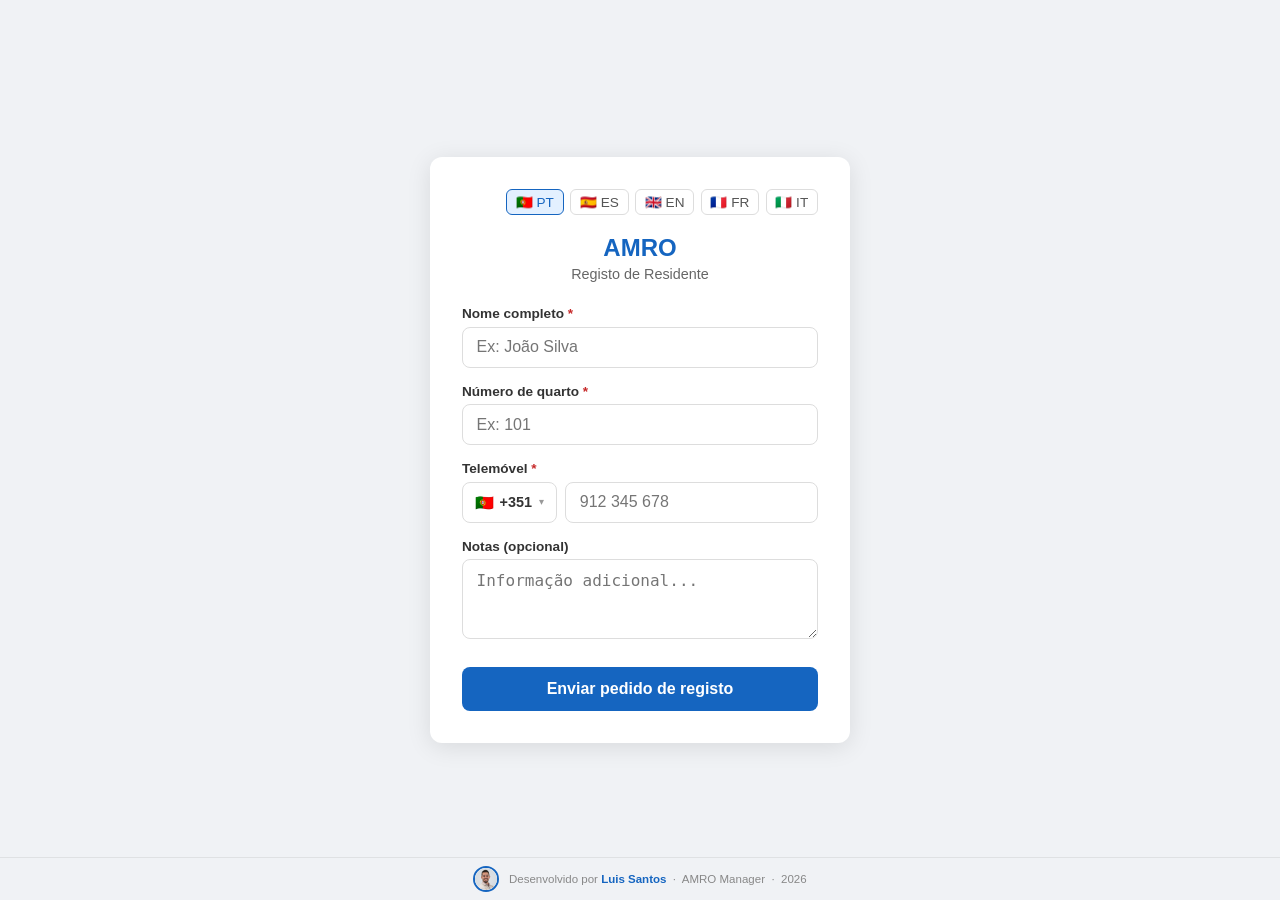
<file: register.html>
<!DOCTYPE html>
<html lang="pt">
<head>
  <meta charset="UTF-8" />
  <meta name="viewport" content="width=device-width, initial-scale=1.0" />
  <title>AMRO — Registo</title>
  <style>
    * { box-sizing: border-box; margin: 0; padding: 0; }
    html { overflow-x: hidden; }
    body {
      font-family: -apple-system, BlinkMacSystemFont, 'Segoe UI', sans-serif;
      background: #f0f2f5;
      display: flex;
      justify-content: center;
      align-items: center;
      min-height: 100vh;
      padding: 1rem;
    }
    .card {
      background: white;
      border-radius: 12px;
      padding: 2rem;
      width: 100%;
      max-width: 420px;
      box-shadow: 0 4px 24px rgba(0,0,0,.10);
    }
    .lang-bar {
      display: flex;
      justify-content: flex-end;
      gap: .4rem;
      margin-bottom: 1.2rem;
      flex-wrap: wrap;
    }
    .lang-btn {
      background: none;
      border: 1.5px solid #ddd;
      border-radius: 6px;
      padding: .25rem .55rem;
      font-size: .85rem;
      cursor: pointer;
      transition: all .15s;
      color: #555;
    }
    .lang-btn.active, .lang-btn:hover {
      border-color: #1565C0;
      color: #1565C0;
      background: #e3f0ff;
    }
    .logo { text-align: center; margin-bottom: 1.5rem; }
    .logo h1 { font-size: 1.5rem; color: #1565C0; font-weight: 700; }
    .logo p  { color: #666; font-size: .9rem; margin-top: .25rem; }
    label {
      display: block;
      font-size: .85rem;
      font-weight: 600;
      color: #333;
      margin-bottom: .35rem;
      margin-top: 1rem;
    }
    input, textarea {
      width: 100%;
      padding: .65rem .85rem;
      border: 1.5px solid #ddd;
      border-radius: 8px;
      font-size: 1rem;
      transition: border-color .2s;
      outline: none;
      background: white;
      color: #333;
    }
    input:focus, textarea:focus { border-color: #1565C0; }
    input.invalid { border-color: #c62828; }
    textarea { resize: vertical; min-height: 80px; }

    /* ── Phone row ── */
    .phone-row { display: flex; gap: .5rem; }
    .phone-row input { flex: 1; min-width: 0; }

    /* ── Country prefix picker ── */
    .prefix-wrapper { position: relative; flex-shrink: 0; }
    .prefix-btn {
      display: flex;
      align-items: center;
      gap: .35rem;
      padding: .65rem .75rem;
      border: 1.5px solid #ddd;
      border-radius: 8px;
      background: white;
      cursor: pointer;
      font-size: .95rem;
      white-space: nowrap;
      color: #333;
      transition: border-color .2s;
      height: 100%;
      line-height: 1;
    }
    .prefix-btn:hover, .prefix-btn:focus { border-color: #1565C0; outline: none; }
    .prefix-btn.open { border-color: #1565C0; }
    .prefix-btn .pb-code { font-size: .9rem; font-weight: 600; }
    .prefix-arrow { font-size: .65rem; color: #999; transition: transform .15s; margin-left: .1rem; }
    .prefix-btn.open .prefix-arrow { transform: rotate(180deg); }

    .prefix-dropdown {
      position: absolute;
      top: calc(100% + 4px);
      left: 0;
      z-index: 300;
      background: white;
      border: 1.5px solid #1565C0;
      border-radius: 10px;
      box-shadow: 0 8px 32px rgba(0,0,0,.18);
      width: 270px;
      display: none;
      flex-direction: column;
      overflow: hidden;
      max-height: 300px;
    }
    .prefix-dropdown.open { display: flex; }
    .prefix-search-wrap {
      padding: .5rem .6rem;
      border-bottom: 1px solid #eee;
    }
    .prefix-search {
      width: 100%;
      border: 1.5px solid #ddd;
      border-radius: 6px;
      padding: .45rem .65rem;
      font-size: .88rem;
      outline: none;
      background: #f8f9fa;
    }
    .prefix-search:focus { border-color: #1565C0; background: white; }
    .prefix-list { overflow-y: auto; flex: 1; }
    .prefix-item {
      display: flex;
      align-items: center;
      gap: .55rem;
      padding: .5rem .75rem;
      cursor: pointer;
      font-size: .9rem;
      transition: background .08s;
    }
    .prefix-item:hover, .prefix-item.active { background: #e3f0ff; }
    .prefix-item .pi-name { flex: 1; color: #222; font-size: .88rem; }
    .prefix-item .pi-dial { color: #777; font-size: .82rem; font-weight: 600; }
    .prefix-empty {
      padding: .9rem .75rem;
      font-size: .88rem;
      color: #999;
      text-align: center;
    }

    .field-hint {
      font-size: .78rem;
      margin-top: .3rem;
      color: #c62828;
      display: none;
    }
    .field-hint.visible { display: block; }
    button[type=submit] {
      display: block;
      width: 100%;
      margin-top: 1.5rem;
      padding: .8rem;
      background: #1565C0;
      color: white;
      border: none;
      border-radius: 8px;
      font-size: 1rem;
      font-weight: 600;
      cursor: pointer;
      transition: background .2s;
    }
    button[type=submit]:hover:not(:disabled) { background: #0d47a1; }
    button[type=submit]:disabled { background: #90caf9; cursor: not-allowed; }
    .msg {
      margin-top: 1rem;
      padding: .75rem 1rem;
      border-radius: 8px;
      font-size: .9rem;
      display: none;
    }
    .msg.success { background: #e8f5e9; color: #2e7d32; display: block; }
    .msg.error   { background: #ffebee; color: #c62828; display: block; }
    .required { color: #c62828; }
    .hp-trap { position:absolute !important; left:-9999px !important; opacity:0 !important; height:0 !important; width:0 !important; pointer-events:none !important; }
  </style>
</head>
<body>
  <div class="card">
    <div class="lang-bar">
      <button class="lang-btn active" onclick="setLang('pt')">🇵🇹 PT</button>
      <button class="lang-btn" onclick="setLang('es')">🇪🇸 ES</button>
      <button class="lang-btn" onclick="setLang('en')">🇬🇧 EN</button>
      <button class="lang-btn" onclick="setLang('fr')">🇫🇷 FR</button>
      <button class="lang-btn" onclick="setLang('it')">🇮🇹 IT</button>
    </div>

    <div class="logo">
      <h1>AMRO</h1>
      <p id="t-subtitle">Registo de Residente</p>
    </div>

    <form id="form">
      <label id="t-name-label">Nome completo <span class="required">*</span></label>
      <input type="text" id="name" required autocomplete="name" />

      <label id="t-room-label">Número de quarto <span class="required">*</span></label>
      <input type="text" id="room" required autocomplete="off" />
      <span class="field-hint" id="room-hint"></span>

      <label id="t-phone-label">Telemóvel <span class="required">*</span></label>
      <div class="phone-row">
        <!-- Custom searchable country prefix picker -->
        <div class="prefix-wrapper" id="prefix-wrapper">
          <button type="button" class="prefix-btn" id="prefix-btn"
                  aria-haspopup="listbox" aria-expanded="false"
                  onclick="togglePrefixDropdown()">
            <span id="pb-flag">🇵🇹</span>
            <span class="pb-code" id="pb-code">+351</span>
            <span class="prefix-arrow">▾</span>
          </button>
          <div class="prefix-dropdown" id="prefix-dropdown" role="listbox">
            <div class="prefix-search-wrap">
              <input type="text" class="prefix-search" id="prefix-search"
                     placeholder="Pesquisar país ou código..."
                     autocomplete="off" oninput="filterCountries(this.value)" />
            </div>
            <div class="prefix-list" id="prefix-list"></div>
          </div>
        </div>
        <!-- Hidden input holds the actual dial code value -->
        <input type="hidden" id="prefix" value="+351" />
        <input type="tel" id="phone-local" required autocomplete="tel-national" />
      </div>

      <label id="t-notes-label">Notas (opcional)</label>
      <textarea id="notes"></textarea>

      <input class="hp-trap" type="text" name="website" autocomplete="off" tabindex="-1" aria-hidden="true" />
      <button type="submit" id="btn">Enviar pedido de registo</button>
    </form>

    <div class="msg" id="msg"></div>
  </div>

  <script>
    const SUPABASE_URL = 'https://cxohpkuuvvilnqdpxaie.supabase.co';
    const SUPABASE_ANON_KEY = 'eyJhbGciOiJIUzI1NiIsInR5cCI6IkpXVCJ9.eyJpc3MiOiJzdXBhYmFzZSIsInJlZiI6ImN4b2hwa3V1dnZpbG5xZHB4YWllIiwicm9sZSI6ImFub24iLCJpYXQiOjE3ODYxOTE0MzksImV4cCI6MjEwMTc2NzQzOX0.F71ShyzHpih3WUlrxDDJ_i4QeE67eD40A6ldBHwma2U';

    // ── Country list [flag, name (PT/EN), dial] ──────────────────────────────
    // Sorted: PALOP + PT first, then EU, Americas, Africa, Asia, Oceania
    const COUNTRIES = [
      ['🇵🇹','Portugal',              '+351'],
      ['🇧🇷','Brasil / Brazil',        '+55' ],
      ['🇦🇴','Angola',                 '+244'],
      ['🇨🇻','Cabo Verde',             '+238'],
      ['🇲🇿','Moçambique / Mozambique','+258'],
      ['🇬🇼','Guiné-Bissau',           '+245'],
      ['🇸🇹','São Tomé e Príncipe',    '+239'],
      ['🇹🇱','Timor-Leste',            '+670'],
      // EU + Europe
      ['🇪🇸','Espanha / Spain',        '+34' ],
      ['🇫🇷','França / France',         '+33' ],
      ['🇮🇹','Itália / Italy',          '+39' ],
      ['🇩🇪','Alemanha / Germany',      '+49' ],
      ['🇬🇧','Reino Unido / UK',        '+44' ],
      ['🇮🇪','Irlanda / Ireland',       '+353'],
      ['🇳🇱','Holanda / Netherlands',   '+31' ],
      ['🇧🇪','Bélgica / Belgium',       '+32' ],
      ['🇨🇭','Suíça / Switzerland',     '+41' ],
      ['🇦🇹','Áustria / Austria',       '+43' ],
      ['🇸🇪','Suécia / Sweden',         '+46' ],
      ['🇳🇴','Noruega / Norway',        '+47' ],
      ['🇩🇰','Dinamarca / Denmark',     '+45' ],
      ['🇫🇮','Finlândia / Finland',     '+358'],
      ['🇬🇷','Grécia / Greece',         '+30' ],
      ['🇵🇱','Polónia / Poland',        '+48' ],
      ['🇨🇿','Chéquia / Czech Rep.',    '+420'],
      ['🇸🇰','Eslováquia / Slovakia',   '+421'],
      ['🇭🇺','Hungria / Hungary',       '+36' ],
      ['🇷🇴','Roménia / Romania',       '+40' ],
      ['🇧🇬','Bulgária / Bulgaria',     '+359'],
      ['🇭🇷','Croácia / Croatia',       '+385'],
      ['🇸🇮','Eslovénia / Slovenia',    '+386'],
      ['🇷🇸','Sérvia / Serbia',         '+381'],
      ['🇦🇱','Albânia / Albania',       '+355'],
      ['🇧🇦','Bósnia / Bosnia',         '+387'],
      ['🇲🇪','Montenegro',              '+382'],
      ['🇲🇰','Macedónia do Norte',      '+389'],
      ['🇽🇰','Kosovo',                  '+383'],
      ['🇱🇹','Lituânia / Lithuania',    '+370'],
      ['🇱🇻','Letónia / Latvia',        '+371'],
      ['🇪🇪','Estónia / Estonia',       '+372'],
      ['🇲🇩','Moldávia / Moldova',      '+373'],
      ['🇺🇦','Ucrânia / Ukraine',       '+380'],
      ['🇧🇾','Bielorrússia / Belarus',  '+375'],
      ['🇷🇺','Rússia / Russia',         '+7'  ],
      ['🇱🇺','Luxemburgo',              '+352'],
      ['🇲🇹','Malta',                   '+356'],
      ['🇮🇸','Islândia / Iceland',      '+354'],
      ['🇨🇾','Chipre / Cyprus',         '+357'],
      ['🇦🇩','Andorra',                 '+376'],
      ['🇲🇨','Mónaco / Monaco',         '+377'],
      ['🇸🇲','San Marino',              '+378'],
      ['🇱🇮','Liechtenstein',           '+423'],
      // Americas
      ['🇺🇸','EUA / USA',               '+1'  ],
      ['🇨🇦','Canadá / Canada',         '+1'  ],
      ['🇲🇽','México / Mexico',         '+52' ],
      ['🇦🇷','Argentina',               '+54' ],
      ['🇨🇱','Chile',                   '+56' ],
      ['🇨🇴','Colômbia / Colombia',     '+57' ],
      ['🇵🇪','Peru',                    '+51' ],
      ['🇻🇪','Venezuela',               '+58' ],
      ['🇪🇨','Equador / Ecuador',       '+593'],
      ['🇧🇴','Bolívia / Bolivia',       '+591'],
      ['🇺🇾','Uruguai / Uruguay',       '+598'],
      ['🇵🇾','Paraguai / Paraguay',     '+595'],
      ['🇨🇺','Cuba',                    '+53' ],
      ['🇩🇴','República Dominicana',    '+1'  ],
      ['🇯🇲','Jamaica',                 '+1'  ],
      ['🇵🇷','Porto Rico',              '+1'  ],
      ['🇵🇦','Panamá / Panama',         '+507'],
      ['🇨🇷','Costa Rica',              '+506'],
      ['🇬🇹','Guatemala',               '+502'],
      ['🇭🇳','Honduras',                '+504'],
      ['🇸🇻','El Salvador',             '+503'],
      ['🇳🇮','Nicarágua / Nicaragua',   '+505'],
      // Africa
      ['🇲🇦','Marrocos / Morocco',      '+212'],
      ['🇩🇿','Argélia / Algeria',       '+213'],
      ['🇹🇳','Tunísia / Tunisia',       '+216'],
      ['🇪🇬','Egito / Egypt',           '+20' ],
      ['🇱🇾','Líbia / Libya',           '+218'],
      ['🇸🇩','Sudão / Sudan',           '+249'],
      ['🇸🇳','Senegal',                 '+221'],
      ['🇬🇳','Guiné / Guinea',          '+224'],
      ['🇸🇱','Serra Leoa / Sierra Leone','+232'],
      ['🇱🇷','Libéria / Liberia',       '+231'],
      ['🇨🇮','Costa do Marfim',         '+225'],
      ['🇬🇭','Gana / Ghana',            '+233'],
      ['🇹🇬','Togo',                    '+228'],
      ['🇧🇯','Benim / Benin',           '+229'],
      ['🇳🇬','Nigéria / Nigeria',       '+234'],
      ['🇲🇱','Mali',                    '+223'],
      ['🇧🇫','Burkina Faso',            '+226'],
      ['🇳🇪','Níger / Niger',           '+227'],
      ['🇨🇲','Camarões / Cameroon',     '+237'],
      ['🇬🇦','Gabão / Gabon',           '+241'],
      ['🇨🇬','Congo',                   '+242'],
      ['🇨🇩','RD Congo / DR Congo',     '+243'],
      ['🇨🇫','Rep. Centro-Africana',    '+236'],
      ['🇹🇩','Chade / Chad',            '+235'],
      ['🇿🇦','África do Sul / S. Africa','+27'],
      ['🇿🇲','Zâmbia / Zambia',         '+260'],
      ['🇿🇼','Zimbabué / Zimbabwe',     '+263'],
      ['🇰🇪','Quénia / Kenya',          '+254'],
      ['🇹🇿','Tanzânia / Tanzania',     '+255'],
      ['🇺🇬','Uganda',                  '+256'],
      ['🇷🇼','Ruanda / Rwanda',         '+250'],
      ['🇧🇮','Burúndi / Burundi',       '+257'],
      ['🇪🇹','Etiópia / Ethiopia',      '+251'],
      ['🇸🇴','Somália / Somalia',       '+252'],
      ['🇩🇯','Djibuti / Djibouti',      '+253'],
      ['🇪🇷','Eritreia / Eritrea',      '+291'],
      ['🇲🇼','Malawi',                  '+265'],
      ['🇳🇦','Namíbia / Namibia',       '+264'],
      ['🇧🇼','Botsuana / Botswana',     '+267'],
      ['🇸🇿','Eswatini',                '+268'],
      ['🇱🇸','Lesoto / Lesotho',        '+266'],
      ['🇲🇬','Madagáscar / Madagascar', '+261'],
      ['🇲🇺','Maurícia / Mauritius',    '+230'],
      ['🇰🇲','Comores / Comoros',       '+269'],
      ['🇸🇨','Seicheles / Seychelles',  '+248'],
      // Asia & Middle East
      ['🇨🇳','China',                   '+86' ],
      ['🇯🇵','Japão / Japan',           '+81' ],
      ['🇰🇷','Coreia do Sul / S. Korea','+82' ],
      ['🇰🇵','Coreia do Norte / N. Korea','+850'],
      ['🇮🇳','Índia / India',           '+91' ],
      ['🇵🇰','Paquistão / Pakistan',    '+92' ],
      ['🇧🇩','Bangladesh',              '+880'],
      ['🇱🇰','Sri Lanka',               '+94' ],
      ['🇳🇵','Nepal',                   '+977'],
      ['🇲🇲','Mianmar / Myanmar',       '+95' ],
      ['🇹🇭','Tailândia / Thailand',    '+66' ],
      ['🇻🇳','Vietname / Vietnam',      '+84' ],
      ['🇮🇩','Indonésia / Indonesia',   '+62' ],
      ['🇲🇾','Malásia / Malaysia',      '+60' ],
      ['🇵🇭','Filipinas / Philippines', '+63' ],
      ['🇸🇬','Singapura / Singapore',   '+65' ],
      ['🇰🇭','Camboja / Cambodia',      '+855'],
      ['🇱🇦','Laos',                    '+856'],
      ['🇹🇼','Taiwan',                  '+886'],
      ['🇭🇰','Hong Kong',               '+852'],
      ['🇲🇴','Macau',                   '+853'],
      ['🇲🇳','Mongólia / Mongolia',     '+976'],
      ['🇦🇫','Afeganistão',             '+93' ],
      ['🇮🇷','Irão / Iran',             '+98' ],
      ['🇮🇶','Iraque / Iraq',           '+964'],
      ['🇸🇾','Síria / Syria',           '+963'],
      ['🇱🇧','Líbano / Lebanon',        '+961'],
      ['🇯🇴','Jordânia / Jordan',       '+962'],
      ['🇮🇱','Israel',                  '+972'],
      ['🇵🇸','Palestina / Palestine',   '+970'],
      ['🇸🇦','Arábia Saudita / S. Arabia','+966'],
      ['🇦🇪','Emirados Árabes / UAE',   '+971'],
      ['🇶🇦','Qatar',                   '+974'],
      ['🇰🇼','Kuwait',                  '+965'],
      ['🇧🇭','Bahrein / Bahrain',       '+973'],
      ['🇴🇲','Omã / Oman',              '+968'],
      ['🇾🇪','Iémen / Yemen',           '+967'],
      ['🇹🇷','Turquia / Turkey',        '+90' ],
      ['🇬🇪','Geórgia / Georgia',       '+995'],
      ['🇦🇲','Arménia / Armenia',       '+374'],
      ['🇦🇿','Azerbaijão / Azerbaijan', '+994'],
      ['🇰🇿','Cazaquistão / Kazakhstan','+7'  ],
      ['🇺🇿','Uzbequistão / Uzbekistan','+998'],
      ['🇹🇲','Turquemenistão',          '+993'],
      ['🇰🇬','Quirguistão / Kyrgyzstan','+996'],
      ['🇹🇯','Tajiquistão / Tajikistan','+992'],
      // Oceania
      ['🇦🇺','Austrália / Australia',   '+61' ],
      ['🇳🇿','Nova Zelândia / N. Zealand','+64'],
      ['🇫🇯','Fiji',                    '+679'],
      ['🇵🇬','Papua Nova Guiné',        '+675'],
    ];

    // ── Prefix picker logic ──────────────────────────────────────────────────
    let _prefixOpen = false;
    let _selectedCountry = COUNTRIES[0]; // Portugal

    function renderList(q) {
      const list = document.getElementById('prefix-list');
      const lower = (q || '').toLowerCase().trim();
      const filtered = lower
        ? COUNTRIES.filter(c => c[1].toLowerCase().includes(lower) || c[2].includes(lower))
        : COUNTRIES;

      if (!filtered.length) {
        list.innerHTML = '<div class="prefix-empty">Nenhum resultado</div>';
        return;
      }

      list.innerHTML = filtered.map((c, i) =>
        `<div class="prefix-item${c === _selectedCountry ? ' active' : ''}"
              role="option" tabindex="-1"
              onmousedown="selectCountry(${COUNTRIES.indexOf(c)})">
          <span>${c[0]}</span>
          <span class="pi-name">${c[1]}</span>
          <span class="pi-dial">${c[2]}</span>
        </div>`
      ).join('');
    }

    function selectCountry(idx) {
      _selectedCountry = COUNTRIES[idx];
      document.getElementById('prefix').value   = _selectedCountry[2];
      document.getElementById('pb-flag').textContent = _selectedCountry[0];
      document.getElementById('pb-code').textContent = _selectedCountry[2];
      closePrefixDropdown();
    }

    function selectCountryByDial(dial) {
      const found = COUNTRIES.find(c => c[2] === dial) || COUNTRIES[0];
      const idx   = COUNTRIES.indexOf(found);
      _selectedCountry = found;
      document.getElementById('prefix').value        = found[2];
      document.getElementById('pb-flag').textContent = found[0];
      document.getElementById('pb-code').textContent = found[2];
    }

    function togglePrefixDropdown() {
      _prefixOpen ? closePrefixDropdown() : openPrefixDropdown();
    }

    function openPrefixDropdown() {
      _prefixOpen = true;
      const btn = document.getElementById('prefix-btn');
      const dd  = document.getElementById('prefix-dropdown');
      const sr  = document.getElementById('prefix-search');
      btn.classList.add('open');
      btn.setAttribute('aria-expanded', 'true');
      dd.classList.add('open');
      sr.value = '';
      renderList('');
      sr.focus();
      // Scroll active item into view
      setTimeout(() => {
        const active = dd.querySelector('.prefix-item.active');
        if (active) active.scrollIntoView({ block: 'nearest' });
      }, 30);
    }

    function closePrefixDropdown() {
      _prefixOpen = false;
      const btn = document.getElementById('prefix-btn');
      const dd  = document.getElementById('prefix-dropdown');
      btn.classList.remove('open');
      btn.setAttribute('aria-expanded', 'false');
      dd.classList.remove('open');
    }

    function filterCountries(q) {
      renderList(q);
    }

    // Close on outside click
    document.addEventListener('mousedown', e => {
      if (_prefixOpen && !document.getElementById('prefix-wrapper').contains(e.target))
        closePrefixDropdown();
    });

    // Close on ESC
    document.addEventListener('keydown', e => {
      if (e.key === 'Escape' && _prefixOpen) {
        closePrefixDropdown();
        document.getElementById('prefix-btn').focus();
      }
    });

    // ── Rooms validation ─────────────────────────────────────────────────────
    let _validRooms = null;

    (async function loadRooms() {
      try {
        const res = await fetch(`${SUPABASE_URL}/rest/v1/rooms?select=number`, {
          headers: {
            'apikey':        SUPABASE_ANON_KEY,
            'Authorization': `Bearer ${SUPABASE_ANON_KEY}`
          }
        });
        if (res.ok) {
          const data = await res.json();
          if (Array.isArray(data) && data.length > 0)
            _validRooms = new Set(data.map(r => String(r.number).toUpperCase()));
        }
      } catch { /* skip */ }
    })();

    // ── i18n ─────────────────────────────────────────────────────────────────
    const i18n = {
      pt: {
        subtitle:    'Registo de Residente',
        nameLabel:   'Nome completo',      roomLabel:  'Número de quarto',
        phoneLabel:  'Telemóvel',          notesLabel: 'Notas (opcional)',
        namePh:      'Ex: João Silva',     roomPh:     'Ex: 101',
        phonePh:     '912 345 678',        notesPh:    'Informação adicional...',
        searchPh:    'Pesquisar país ou código...',
        submit:      'Enviar pedido de registo',     sending:     'A enviar...',
        success:     '✓ Pedido enviado! A administração irá adicionar-te em breve.',
        error:       'Erro ao enviar. Tenta novamente ou contacta a administração.',
        invalidRoom: 'Quarto não encontrado. Verifica o número ou contacta a administração.',
        rateLimited: s => `Demasiados pedidos. Aguarda ${s}s antes de tentar novamente.`,
        dialCode:    '+351',
      },
      es: {
        subtitle:    'Registro de Residente',
        nameLabel:   'Nombre completo',    roomLabel:  'Número de habitación',
        phoneLabel:  'Teléfono',           notesLabel: 'Notas (opcional)',
        namePh:      'Ej: Juan García',    roomPh:     'Ej: 101',
        phonePh:     '612 345 678',        notesPh:    'Información adicional...',
        searchPh:    'Buscar país o código...',
        submit:      'Enviar solicitud de registro',  sending:     'Enviando...',
        success:     '✓ Solicitud enviada. La administración te añadirá en breve.',
        error:       'Error al enviar. Inténtalo de nuevo o contacta con la administración.',
        invalidRoom: 'Habitación no encontrada. Verifica el número o contacta con la administración.',
        rateLimited: s => `Demasiadas solicitudes. Espera ${s}s antes de intentarlo de nuevo.`,
        dialCode:    '+34',
      },
      en: {
        subtitle:    'Resident Registration',
        nameLabel:   'Full name',          roomLabel:  'Room number',
        phoneLabel:  'Phone number',       notesLabel: 'Notes (optional)',
        namePh:      'E.g. John Smith',    roomPh:     'E.g. 101',
        phonePh:     '7700 900000',        notesPh:    'Additional information...',
        searchPh:    'Search country or code...',
        submit:      'Submit registration request',   sending:     'Sending...',
        success:     '✓ Request submitted! The administration will add you shortly.',
        error:       'Error sending request. Please try again or contact reception.',
        invalidRoom: 'Room not found. Please check the number or contact reception.',
        rateLimited: s => `Too many attempts. Please wait ${s}s before trying again.`,
        dialCode:    '+44',
      },
      fr: {
        subtitle:    'Inscription Résident',
        nameLabel:   'Nom complet',        roomLabel:  'Numéro de chambre',
        phoneLabel:  'Téléphone',          notesLabel: 'Notes (facultatif)',
        namePh:      'Ex : Jean Dupont',   roomPh:     'Ex : 101',
        phonePh:     '6 12 34 56 78',      notesPh:    'Informations supplémentaires...',
        searchPh:    'Rechercher pays ou indicatif...',
        submit:      "Envoyer la demande d'inscription", sending: 'Envoi en cours...',
        success:     "✓ Demande envoyée ! L'administration vous ajoutera bientôt.",
        error:       "Erreur lors de l'envoi. Réessayez ou contactez la réception.",
        invalidRoom: 'Chambre introuvable. Vérifiez le numéro ou contactez la réception.',
        rateLimited: s => `Trop de tentatives. Attendez ${s}s avant de réessayer.`,
        dialCode:    '+33',
      },
      it: {
        subtitle:    'Registrazione Residente',
        nameLabel:   'Nome completo',      roomLabel:  'Numero di stanza',
        phoneLabel:  'Telefono',           notesLabel: 'Note (facoltativo)',
        namePh:      'Es: Mario Rossi',    roomPh:     'Es: 101',
        phonePh:     '320 123 4567',       notesPh:    'Informazioni aggiuntive...',
        searchPh:    'Cerca paese o prefisso...',
        submit:      'Invia richiesta di registrazione', sending: 'Invio in corso...',
        success:     "✓ Richiesta inviata! L'amministrazione ti aggiungerà a breve.",
        error:       "Errore nell'invio. Riprova o contatta la reception.",
        invalidRoom: 'Stanza non trovata. Controlla il numero o contatta la reception.',
        rateLimited: s => `Troppe richieste. Attendi ${s}s prima di riprovare.`,
        dialCode:    '+39',
      }
    };

    let currentLang = 'pt';

    function setLang(lang, clearMsg = true) {
      currentLang = lang;
      const t = i18n[lang];
      document.documentElement.lang = lang;
      document.getElementById('t-subtitle').textContent    = t.subtitle;
      document.getElementById('t-name-label').innerHTML    = t.nameLabel  + ' <span class="required">*</span>';
      document.getElementById('t-room-label').innerHTML    = t.roomLabel  + ' <span class="required">*</span>';
      document.getElementById('t-phone-label').innerHTML   = t.phoneLabel + ' <span class="required">*</span>';
      document.getElementById('t-notes-label').textContent = t.notesLabel;
      document.getElementById('name').placeholder          = t.namePh;
      document.getElementById('room').placeholder          = t.roomPh;
      document.getElementById('phone-local').placeholder   = t.phonePh;
      document.getElementById('notes').placeholder         = t.notesPh;
      document.getElementById('prefix-search').placeholder = t.searchPh;
      document.getElementById('btn').textContent           = t.submit;
      selectCountryByDial(t.dialCode);
      document.querySelectorAll('.lang-btn').forEach(b =>
        b.classList.toggle('active', b.getAttribute('onclick').includes("'" + lang + "'")));
      if (clearMsg) {
        const msg = document.getElementById('msg');
        msg.className   = 'msg';
        msg.textContent = '';
      }
    }

    function showMsg(text, type) {
      const msg = document.getElementById('msg');
      msg.textContent = text;
      msg.className   = 'msg ' + type;
      msg.scrollIntoView({ behavior: 'smooth', block: 'nearest' });
    }

    function setRoomError(text) {
      const hint  = document.getElementById('room-hint');
      const input = document.getElementById('room');
      if (text) {
        hint.textContent = text;
        hint.classList.add('visible');
        input.classList.add('invalid');
      } else {
        hint.textContent = '';
        hint.classList.remove('visible');
        input.classList.remove('invalid');
      }
    }

    setLang('pt');

    function rateLimit(key, max, windowMs) {
      const now = Date.now();
      let ts = [];
      try { ts = JSON.parse(localStorage.getItem(key) || '[]'); } catch {}
      ts = ts.filter(t => now - t < windowMs);
      if (ts.length >= max) {
        return { ok: false, wait: Math.ceil((windowMs - (now - ts[0])) / 1000) };
      }
      ts.push(now);
      try { localStorage.setItem(key, JSON.stringify(ts)); } catch {}
      return { ok: true };
    }

    document.getElementById('room').addEventListener('input', () => setRoomError(''));

    document.getElementById('form').addEventListener('submit', async (e) => {
      e.preventDefault();
      const t     = i18n[currentLang];
      const btn   = document.getElementById('btn');
      const name  = document.getElementById('name').value.trim();
      const room  = document.getElementById('room').value.trim().toUpperCase();
      const local = document.getElementById('phone-local').value.trim();
      const phone = local ? document.getElementById('prefix').value + local : null;
      const notes = document.getElementById('notes').value.trim() || null;

      if (!name || !room || !local) return;
      if (document.querySelector('#form .hp-trap')?.value) return;
      const rl = rateLimit('rl_amro_register', 3, 300000);
      if (!rl.ok) { showMsg(t.rateLimited(rl.wait), 'error'); return; }

      if (_validRooms !== null && !_validRooms.has(room)) {
        setRoomError(t.invalidRoom);
        return;
      }

      setRoomError('');
      btn.disabled    = true;
      btn.textContent = t.sending;

      try {
        const res = await fetch(`${SUPABASE_URL}/rest/v1/pending_registrations`, {
          method: 'POST',
          headers: {
            'apikey':        SUPABASE_ANON_KEY,
            'Authorization': `Bearer ${SUPABASE_ANON_KEY}`,
            'Content-Type':  'application/json',
            'Prefer':        'return=minimal'
          },
          body: JSON.stringify({ name, room_number: room, phone_number: phone, notes })
        });

        if (!res.ok) throw new Error(`${res.status}`);

        document.getElementById('form').reset();
        setLang(currentLang, false);
        showMsg(t.success, 'success');
      } catch {
        showMsg(t.error, 'error');
      } finally {
        btn.disabled    = false;
        btn.textContent = t.submit;
      }
    });
  </script>

  <footer style="position:fixed; bottom:0; left:0; right:0;
                 padding:.5rem 1.2rem; font-size:.72rem; color:#888;
                 background:rgba(240,242,245,.9); backdrop-filter:blur(8px);
                 border-top:1px solid rgba(0,0,0,.07);
                 display:flex; align-items:center; justify-content:center;
                 flex-wrap:wrap; gap:.4rem .6rem; text-align:center;">
    <img src="assets/luis-santos.jpg" alt="Luis Santos"
         style="width:26px; height:26px; border-radius:50%; object-fit:cover;
                border:2px solid #1565C0; flex-shrink:0;" />
    <span>Desenvolvido por
      <a href="https://luis-santos.vercel.app/" target="_blank" rel="noopener"
         style="color:#1565C0; font-weight:600; text-decoration:none;">Luis Santos</a>
      &nbsp;·&nbsp; AMRO Manager &nbsp;·&nbsp; 2026
    </span>
  </footer>
</body>
</html>
</file>
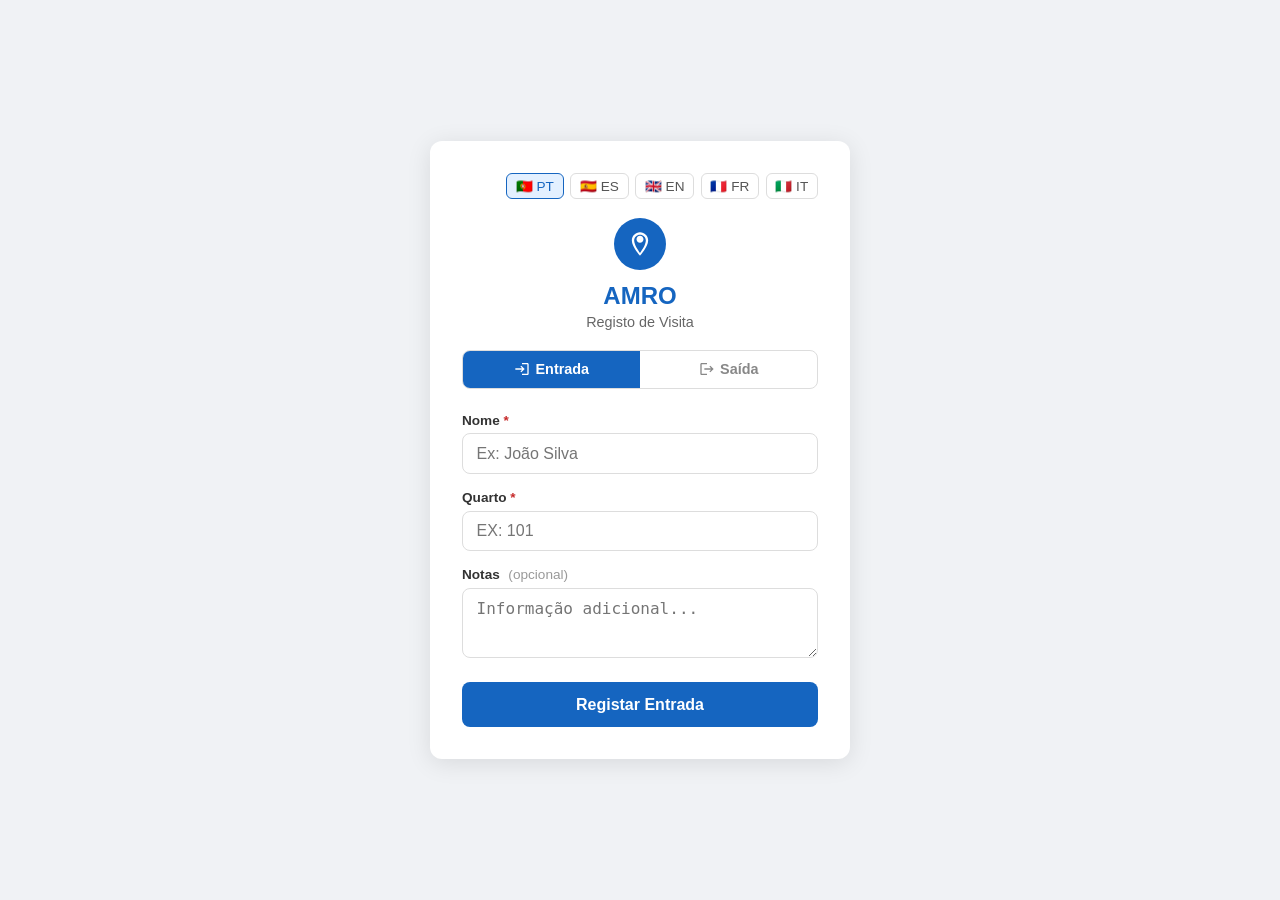
<file: visita.html>
<!DOCTYPE html>
<html lang="pt">
<head>
  <meta charset="UTF-8" />
  <meta name="viewport" content="width=device-width, initial-scale=1.0" />
  <title>AMRO — Visita</title>
  <style>
    * { box-sizing: border-box; margin: 0; padding: 0; }
    body {
      font-family: -apple-system, BlinkMacSystemFont, 'Segoe UI', sans-serif;
      background: #f0f2f5;
      display: flex;
      justify-content: center;
      align-items: center;
      min-height: 100vh;
      padding: 1rem;
    }
    .card {
      background: white;
      border-radius: 12px;
      padding: 2rem;
      width: 100%;
      max-width: 420px;
      box-shadow: 0 4px 24px rgba(0,0,0,.10);
    }
    .lang-bar {
      display: flex;
      justify-content: flex-end;
      gap: .4rem;
      margin-bottom: 1.2rem;
      flex-wrap: wrap;
    }
    .lang-btn {
      background: none;
      border: 1.5px solid #ddd;
      border-radius: 6px;
      padding: .25rem .55rem;
      font-size: .85rem;
      cursor: pointer;
      transition: all .15s;
      color: #555;
    }
    .lang-btn.active, .lang-btn:hover {
      border-color: #1565C0;
      color: #1565C0;
      background: #e3f0ff;
    }
    .logo { text-align: center; margin-bottom: 1.25rem; }
    .logo-icon {
      width: 52px; height: 52px;
      background: #1565C0;
      border-radius: 50%;
      display: flex; align-items: center; justify-content: center;
      margin: 0 auto .75rem;
      transition: background .25s;
    }
    .logo-icon.out { background: #388E3C; }
    .logo-icon svg { width: 28px; height: 28px; fill: white; }
    .logo h1 { font-size: 1.5rem; color: #1565C0; font-weight: 700; }
    .logo p  { color: #666; font-size: .9rem; margin-top: .25rem; }
    .mode-toggle {
      display: flex;
      border: 1.5px solid #ddd;
      border-radius: 8px;
      overflow: hidden;
      margin-bottom: 1.5rem;
    }
    .mode-btn {
      flex: 1;
      padding: .65rem;
      border: none;
      background: none;
      font-size: .9rem;
      font-weight: 600;
      cursor: pointer;
      color: #888;
      transition: all .2s;
      display: flex;
      align-items: center;
      justify-content: center;
      gap: .35rem;
    }
    .mode-btn.active.checkin  { background: #1565C0; color: white; }
    .mode-btn.active.checkout { background: #388E3C; color: white; }
    .mode-btn svg { width: 16px; height: 16px; fill: currentColor; }
    label {
      display: block;
      font-size: .85rem;
      font-weight: 600;
      color: #333;
      margin-bottom: .35rem;
      margin-top: 1rem;
    }
    input, textarea {
      width: 100%;
      padding: .65rem .85rem;
      border: 1.5px solid #ddd;
      border-radius: 8px;
      font-size: 1rem;
      transition: border-color .2s;
      outline: none;
      background: white;
      color: #333;
    }
    input:focus, textarea:focus { border-color: #1565C0; }
    input.invalid { border-color: #c62828; }
    textarea { resize: vertical; min-height: 70px; }
    .field-hint {
      font-size: .78rem;
      margin-top: .3rem;
      color: #c62828;
      display: none;
    }
    .field-hint.visible { display: block; }
    .search-row { display: flex; gap: .5rem; margin-top: 1rem; }
    .search-row input { flex: 1; min-width: 0; margin-top: 0; }
    .search-btn {
      padding: .65rem 1rem;
      background: #1565C0;
      color: white;
      border: none;
      border-radius: 8px;
      font-size: .9rem;
      font-weight: 600;
      cursor: pointer;
      white-space: nowrap;
      transition: background .2s;
    }
    .search-btn:hover:not(:disabled) { background: #0d47a1; }
    .search-btn:disabled { background: #90caf9; cursor: not-allowed; }
    .visit-card {
      display: none;
      background: #f1f8e9;
      border: 1.5px solid #c5e1a5;
      border-radius: 8px;
      padding: .9rem 1rem;
      margin-top: 1rem;
    }
    .visit-card.visible { display: block; }
    .visit-card .visitor-name { font-size: 1rem; font-weight: 700; color: #2e7d32; }
    .visit-card .visit-meta   { font-size: .82rem; color: #558b2f; margin-top: .25rem; }
    button[type=submit], .confirm-btn {
      display: block;
      width: 100%;
      margin-top: 1.25rem;
      padding: .85rem;
      background: #1565C0;
      color: white;
      border: none;
      border-radius: 8px;
      font-size: 1rem;
      font-weight: 600;
      cursor: pointer;
      transition: background .2s;
    }
    button[type=submit]:hover:not(:disabled),
    .confirm-btn:hover:not(:disabled)  { background: #0d47a1; }
    button[type=submit]:disabled,
    .confirm-btn:disabled              { background: #90caf9; cursor: not-allowed; }
    .confirm-btn                       { background: #388E3C; margin-top: .9rem; }
    .confirm-btn:hover:not(:disabled)  { background: #2e7d32; }
    .confirm-btn:disabled              { background: #a5d6a7; }
    .msg {
      margin-top: 1rem;
      padding: .75rem 1rem;
      border-radius: 8px;
      font-size: .9rem;
      display: none;
    }
    .msg.success { background: #e8f5e9; color: #2e7d32; display: block; }
    .msg.error   { background: #ffebee; color: #c62828; display: block; }
    .msg.info    { background: #fff8e1; color: #e65100; display: block; }
    .required { color: #c62828; }
  </style>
</head>
<body>
  <div class="card">
    <div class="lang-bar">
      <button class="lang-btn active" onclick="setLang('pt')">🇵🇹 PT</button>
      <button class="lang-btn" onclick="setLang('es')">🇪🇸 ES</button>
      <button class="lang-btn" onclick="setLang('en')">🇬🇧 EN</button>
      <button class="lang-btn" onclick="setLang('fr')">🇫🇷 FR</button>
      <button class="lang-btn" onclick="setLang('it')">🇮🇹 IT</button>
    </div>

    <div class="logo">
      <div class="logo-icon" id="logo-icon">
        <svg id="icon-in" viewBox="0 0 24 24">
          <path d="M12 2C8.13 2 5 5.13 5 9c0 5.25 7 13 7 13s7-7.75 7-13c0-3.87-3.13-7-7-7zm0 2c2.76 0 5 2.24 5 5 0 3.53-3.5 8.66-5 10.66C10.5 17.66 7 12.53 7 9c0-2.76 2.24-5 5-5zm0 1c-1.66 0-3 1.34-3 3s1.34 3 3 3 3-1.34 3-3-1.34-3-3-3z"/>
        </svg>
        <svg id="icon-out" viewBox="0 0 24 24" style="display:none;">
          <path d="M17 7l-1.41 1.41L18.17 11H8v2h10.17l-2.58 2.58L17 17l5-5zM4 5h8V3H4c-1.1 0-2 .9-2 2v14c0 1.1.9 2 2 2h8v-2H4V5z"/>
        </svg>
      </div>
      <h1>AMRO</h1>
      <p id="t-subtitle">Registo de Visita</p>
    </div>

    <div class="mode-toggle">
      <button class="mode-btn active checkin" id="btn-mode-in" onclick="setMode('checkin')">
        <svg viewBox="0 0 24 24"><path d="M11 7L9.6 8.4l2.6 2.6H2v2h10.2l-2.6 2.6L11 17l5-5z"/><path d="M20 19h-8v2h8c1.1 0 2-.9 2-2V5c0-1.1-.9-2-2-2h-8v2h8v14z"/></svg>
        <span id="t-mode-in">Entrada</span>
      </button>
      <button class="mode-btn checkout" id="btn-mode-out" onclick="setMode('checkout')">
        <svg viewBox="0 0 24 24"><path d="M17 7l-1.41 1.41L18.17 11H8v2h10.17l-2.58 2.58L17 17l5-5z"/><path d="M4 5h8V3H4c-1.1 0-2 .9-2 2v14c0 1.1.9 2 2 2h8v-2H4V5z"/></svg>
        <span id="t-mode-out">Saída</span>
      </button>
    </div>

    <!-- CHECK-IN -->
    <div id="checkin-section">
      <form id="form-in" novalidate>
        <label id="t-name-label">Nome <span class="required">*</span></label>
        <input type="text" id="name" required autocomplete="name" />

        <label id="t-room-in-label">Quarto <span class="required">*</span></label>
        <input type="text" id="room-in" required autocomplete="off" style="text-transform:uppercase;" />
        <span class="field-hint" id="room-in-hint"></span>

        <label id="t-notes-label">
          <span id="t-notes-text">Notas</span>
          <span style="font-weight:400;color:#999;margin-left:.3rem;" id="t-optional">(opcional)</span>
        </label>
        <textarea id="notes-in"></textarea>

        <button type="submit" id="btn-in">Registar Entrada</button>
      </form>
    </div>

    <!-- CHECK-OUT -->
    <div id="checkout-section" style="display:none;">
      <label id="t-room-out-label">Quarto <span class="required">*</span></label>
      <div class="search-row">
        <input type="text" id="room-out" autocomplete="off" style="text-transform:uppercase;" />
        <button class="search-btn" id="btn-search" onclick="searchVisit()">
          <span id="t-search-text">Procurar</span>
        </button>
      </div>
      <span class="field-hint" id="room-out-hint"></span>

      <div class="visit-card" id="visit-card">
        <div class="visitor-name" id="visit-name"></div>
        <div class="visit-meta"  id="visit-meta"></div>
        <button class="confirm-btn" id="btn-confirm" onclick="confirmCheckout()">
          <span id="t-confirm-text">Confirmar Saída</span>
        </button>
      </div>
    </div>

    <div class="msg" id="msg"></div>
  </div>

  <script>
    const SUPABASE_URL      = 'https://cxohpkuuvvilnqdpxaie.supabase.co';
    const SUPABASE_ANON_KEY = 'eyJhbGciOiJIUzI1NiIsInR5cCI6IkpXVCJ9.eyJpc3MiOiJzdXBhYmFzZSIsInJlZiI6ImN4b2hwa3V1dnZpbG5xZHB4YWllIiwicm9sZSI6ImFub24iLCJpYXQiOjE3ODYxOTE0MzksImV4cCI6MjEwMTc2NzQzOX0.F71ShyzHpih3WUlrxDDJ_i4QeE67eD40A6ldBHwma2U';
    const API_HEADERS = {
      'apikey':        SUPABASE_ANON_KEY,
      'Authorization': `Bearer ${SUPABASE_ANON_KEY}`,
      'Content-Type':  'application/json',
      'Prefer':        'return=minimal'
    };
    const GET_HEADERS = { 'apikey': SUPABASE_ANON_KEY, 'Authorization': `Bearer ${SUPABASE_ANON_KEY}` };

    let _validRooms = null;
    let _foundVisit = null;
    let currentMode = 'checkin';
    let currentLang = 'pt';

    (async function loadRooms() {
      try {
        const res = await fetch(`${SUPABASE_URL}/rest/v1/rooms?select=number`, { headers: GET_HEADERS });
        if (res.ok) {
          const data = await res.json();
          if (Array.isArray(data) && data.length > 0)
            _validRooms = new Set(data.map(r => String(r.number).toUpperCase()));
        }
      } catch { /* fail open */ }
    })();

    function computeOvernights(checkInISO) {
      const inDate  = new Date(checkInISO);
      const now     = new Date();
      const a = new Date(inDate.getFullYear(), inDate.getMonth(), inDate.getDate());
      const b = new Date(now.getFullYear(),    now.getMonth(),    now.getDate());
      return Math.max(0, Math.round((b - a) / 86400000));
    }

    function fmtDT(isoStr) {
      const d = new Date(isoStr);
      const p = n => String(n).padStart(2, '0');
      return `${p(d.getDate())}/${p(d.getMonth()+1)} ${p(d.getHours())}:${p(d.getMinutes())}`;
    }

    const i18n = {
      pt: {
        subtitle:'Registo de Visita', modeIn:'Entrada', modeOut:'Saída',
        nameLabel:'Nome', namePh:'Ex: João Silva',
        roomLabel:'Quarto', roomPh:'Ex: 101',
        notesLabel:'Notas', notesPh:'Informação adicional...', optional:'(opcional)',
        submitIn:'Registar Entrada', sendingIn:'A registar...',
        successIn:'✓ Entrada registada com sucesso!',
        errorIn:'Erro ao registar. Tenta novamente.',
        invalidRoom:'Quarto não encontrado. Verifica o número.',
        search:'Procurar', searching:'...',
        noVisit:'Nenhuma visita activa encontrada para este quarto.',
        visitMeta:(name,dt)=>`${name} · Entrada: ${dt}`,
        confirmOut:'Confirmar Saída', confirmingOut:'A registar saída...',
        successOut:n=>n>0?`✓ Saída registada. ${n} overnight(s) contabilizado(s).`:'✓ Saída registada com sucesso!',
        errorOut:'Erro ao registar saída. Tenta novamente.',
      },
      es: {
        subtitle:'Registro de Visita', modeIn:'Entrada', modeOut:'Salida',
        nameLabel:'Nombre', namePh:'Ej: Juan García',
        roomLabel:'Habitación', roomPh:'Ej: 101',
        notesLabel:'Notas', notesPh:'Información adicional...', optional:'(opcional)',
        submitIn:'Registrar Entrada', sendingIn:'Registrando...',
        successIn:'✓ ¡Entrada registrada correctamente!',
        errorIn:'Error al registrar. Inténtalo de nuevo.',
        invalidRoom:'Habitación no encontrada. Verifica el número.',
        search:'Buscar', searching:'...',
        noVisit:'No se encontró ninguna visita activa para esta habitación.',
        visitMeta:(name,dt)=>`${name} · Entrada: ${dt}`,
        confirmOut:'Confirmar Salida', confirmingOut:'Registrando salida...',
        successOut:n=>n>0?`✓ Salida registrada. ${n} noche(s) contabilizada(s).`:'✓ ¡Salida registrada correctamente!',
        errorOut:'Error al registrar la salida. Inténtalo de nuevo.',
      },
      en: {
        subtitle:'Visitor Check-in', modeIn:'Check-in', modeOut:'Check-out',
        nameLabel:'Name', namePh:'E.g. John Smith',
        roomLabel:'Room', roomPh:'E.g. 101',
        notesLabel:'Notes', notesPh:'Additional information...', optional:'(optional)',
        submitIn:'Check In', sendingIn:'Checking in...',
        successIn:'✓ Check-in registered successfully!',
        errorIn:'Error registering. Please try again.',
        invalidRoom:'Room not found. Please check the number.',
        search:'Search', searching:'...',
        noVisit:'No active visit found for this room.',
        visitMeta:(name,dt)=>`${name} · Checked in: ${dt}`,
        confirmOut:'Confirm Check-out', confirmingOut:'Checking out...',
        successOut:n=>n>0?`✓ Checked out. ${n} overnight(s) recorded.`:'✓ Checked out successfully!',
        errorOut:'Error checking out. Please try again.',
      },
      fr: {
        subtitle:'Enregistrement de Visite', modeIn:'Arrivée', modeOut:'Départ',
        nameLabel:'Nom', namePh:'Ex : Jean Dupont',
        roomLabel:'Chambre', roomPh:'Ex : 101',
        notesLabel:'Notes', notesPh:'Informations supplémentaires...', optional:'(facultatif)',
        submitIn:"Enregistrer l'arrivée", sendingIn:'Enregistrement...',
        successIn:'✓ Arrivée enregistrée avec succès !',
        errorIn:"Erreur lors de l'enregistrement. Réessayez.",
        invalidRoom:'Chambre introuvable. Vérifiez le numéro.',
        search:'Chercher', searching:'...',
        noVisit:'Aucune visite active trouvée pour cette chambre.',
        visitMeta:(name,dt)=>`${name} · Arrivée : ${dt}`,
        confirmOut:'Confirmer le départ', confirmingOut:'Enregistrement du départ...',
        successOut:n=>n>0?`✓ Départ enregistré. ${n} nuit(s) comptabilisée(s).`:'✓ Départ enregistré avec succès !',
        errorOut:'Erreur lors du départ. Réessayez.',
      },
      it: {
        subtitle:'Registrazione Visita', modeIn:'Arrivo', modeOut:'Partenza',
        nameLabel:'Nome', namePh:'Es: Mario Rossi',
        roomLabel:'Stanza', roomPh:'Es: 101',
        notesLabel:'Note', notesPh:'Informazioni aggiuntive...', optional:'(facoltativo)',
        submitIn:'Registra Arrivo', sendingIn:'Registrazione...',
        successIn:'✓ Arrivo registrato con successo!',
        errorIn:'Errore nella registrazione. Riprova.',
        invalidRoom:'Stanza non trovata. Controlla il numero.',
        search:'Cerca', searching:'...',
        noVisit:'Nessuna visita attiva trovata per questa stanza.',
        visitMeta:(name,dt)=>`${name} · Arrivo: ${dt}`,
        confirmOut:'Conferma Partenza', confirmingOut:'Registrazione partenza...',
        successOut:n=>n>0?`✓ Partenza registrata. ${n} notte/i contabilizzata/e.`:'✓ Partenza registrata con successo!',
        errorOut:'Errore nella registrazione della partenza. Riprova.',
      }
    };

    function clearMsg_() {
      const m = document.getElementById('msg');
      m.className = 'msg'; m.textContent = '';
    }

    function showMsg(text, type) {
      const m = document.getElementById('msg');
      m.textContent = text; m.className = 'msg ' + type;
      m.scrollIntoView({ behavior:'smooth', block:'nearest' });
    }

    function setFieldError(hintId, inputId, text) {
      const hint  = document.getElementById(hintId);
      const input = document.getElementById(inputId);
      if (text) {
        hint.textContent = text; hint.classList.add('visible');
        input.classList.add('invalid');
      } else {
        hint.textContent = ''; hint.classList.remove('visible');
        input.classList.remove('invalid');
      }
    }

    function setLang(lang, clearMsg = true) {
      currentLang = lang;
      const t = i18n[lang];
      document.documentElement.lang                         = lang;
      document.getElementById('t-subtitle').textContent     = t.subtitle;
      document.getElementById('t-mode-in').textContent      = t.modeIn;
      document.getElementById('t-mode-out').textContent     = t.modeOut;
      document.getElementById('t-name-label').innerHTML     = t.nameLabel  + ' <span class="required">*</span>';
      document.getElementById('t-room-in-label').innerHTML  = t.roomLabel  + ' <span class="required">*</span>';
      document.getElementById('t-room-out-label').innerHTML = t.roomLabel  + ' <span class="required">*</span>';
      document.getElementById('t-notes-text').textContent   = t.notesLabel;
      document.getElementById('t-optional').textContent     = t.optional;
      document.getElementById('name').placeholder           = t.namePh;
      document.getElementById('room-in').placeholder        = t.roomPh;
      document.getElementById('room-out').placeholder       = t.roomPh;
      document.getElementById('notes-in').placeholder       = t.notesPh;
      document.getElementById('btn-in').textContent         = t.submitIn;
      document.getElementById('t-search-text').textContent  = t.search;
      document.getElementById('t-confirm-text').textContent = t.confirmOut;
      document.querySelectorAll('.lang-btn').forEach(b =>
        b.classList.toggle('active', b.getAttribute('onclick').includes("'" + lang + "'")));
      if (clearMsg) clearMsg_();
    }

    function setMode(mode) {
      currentMode = mode;
      const isIn = mode === 'checkin';
      document.getElementById('checkin-section').style.display  = isIn ? '' : 'none';
      document.getElementById('checkout-section').style.display = isIn ? 'none' : '';
      document.getElementById('btn-mode-in').classList.toggle('active', isIn);
      document.getElementById('btn-mode-out').classList.toggle('active', !isIn);
      document.getElementById('logo-icon').classList.toggle('out', !isIn);
      document.getElementById('icon-in').style.display  = isIn ? '' : 'none';
      document.getElementById('icon-out').style.display = isIn ? 'none' : '';
      if (!isIn) {
        _foundVisit = null;
        document.getElementById('visit-card').classList.remove('visible');
        document.getElementById('room-out').value = '';
        setFieldError('room-out-hint', 'room-out', '');
      }
      clearMsg_();
    }

    setLang('pt');

    ['room-in','room-out'].forEach(id =>
      document.getElementById(id).addEventListener('input', function() {
        this.value = this.value.toUpperCase();
      })
    );
    document.getElementById('room-in').addEventListener('input', () =>
      setFieldError('room-in-hint','room-in',''));
    document.getElementById('room-out').addEventListener('input', () => {
      setFieldError('room-out-hint','room-out','');
      _foundVisit = null;
      document.getElementById('visit-card').classList.remove('visible');
      clearMsg_();
    });
    document.getElementById('room-out').addEventListener('keydown', e => {
      if (e.key === 'Enter') { e.preventDefault(); searchVisit(); }
    });

    // ── CHECK-IN ──────────────────────────────────────────────────────────────
    document.getElementById('form-in').addEventListener('submit', async e => {
      e.preventDefault();
      const t    = i18n[currentLang];
      const btn  = document.getElementById('btn-in');
      const name = document.getElementById('name').value.trim();
      const room = document.getElementById('room-in').value.trim().toUpperCase();
      const notes= document.getElementById('notes-in').value.trim() || null;
      if (!name || !room) return;

      if (_validRooms !== null && !_validRooms.has(room)) {
        setFieldError('room-in-hint','room-in', t.invalidRoom); return;
      }
      setFieldError('room-in-hint','room-in','');
      btn.disabled = true; btn.textContent = t.sendingIn;

      const now = new Date().toISOString();
      try {
        const res = await fetch(`${SUPABASE_URL}/rest/v1/visits`, {
          method: 'POST', headers: API_HEADERS,
          body: JSON.stringify({
            sync_id: crypto.randomUUID(), visitor_name: name, room_number: room,
            checked_in_at: now, overnights: 0, notes, is_deleted: false,
            created_at: now, updated_at: now
          })
        });
        if (!res.ok) throw new Error();
        document.getElementById('form-in').reset();
        setLang(currentLang, false);
        showMsg(t.successIn, 'success');
      } catch { showMsg(t.errorIn, 'error'); }
      finally { btn.disabled = false; btn.textContent = t.submitIn; }
    });

    // ── CHECK-OUT SEARCH ──────────────────────────────────────────────────────
    async function searchVisit() {
      const t    = i18n[currentLang];
      const room = document.getElementById('room-out').value.trim().toUpperCase();
      if (!room) return;

      if (_validRooms !== null && !_validRooms.has(room)) {
        setFieldError('room-out-hint','room-out', t.invalidRoom); return;
      }
      setFieldError('room-out-hint','room-out','');

      const btn  = document.getElementById('btn-search');
      const span = document.getElementById('t-search-text');
      btn.disabled = true; span.textContent = t.searching;
      document.getElementById('visit-card').classList.remove('visible');
      _foundVisit = null; clearMsg_();

      try {
        const res = await fetch(
          `${SUPABASE_URL}/rest/v1/visits?room_number=eq.${encodeURIComponent(room)}` +
          `&checked_out_at=is.null&is_deleted=eq.false&order=checked_in_at.desc&limit=1` +
          `&select=sync_id,visitor_name,checked_in_at`,
          { headers: GET_HEADERS }
        );
        const data = await res.json();
        if (!Array.isArray(data) || data.length === 0) {
          showMsg(t.noVisit, 'info'); return;
        }
        const v = data[0];
        _foundVisit = { id: v.sync_id, visitorName: v.visitor_name, checkedInAt: v.checked_in_at };
        document.getElementById('visit-name').textContent = v.visitor_name;
        document.getElementById('visit-meta').textContent = t.visitMeta(`#${room}`, fmtDT(v.checked_in_at));
        document.getElementById('t-confirm-text').textContent = t.confirmOut;
        document.getElementById('visit-card').classList.add('visible');
      } catch { showMsg(t.errorOut, 'error'); }
      finally { btn.disabled = false; span.textContent = t.search; }
    }

    // ── CHECK-OUT CONFIRM ─────────────────────────────────────────────────────
    async function confirmCheckout() {
      if (!_foundVisit) return;
      const t   = i18n[currentLang];
      const btn = document.getElementById('btn-confirm');
      btn.disabled = true;
      document.getElementById('t-confirm-text').textContent = t.confirmingOut;

      const now        = new Date().toISOString();
      const overnights = computeOvernights(_foundVisit.checkedInAt);

      try {
        const res = await fetch(
          `${SUPABASE_URL}/rest/v1/visits?sync_id=eq.${_foundVisit.id}`,
          { method:'PATCH', headers: API_HEADERS,
            body: JSON.stringify({ checked_out_at: now, overnights, updated_at: now }) }
        );
        if (!res.ok) throw new Error();
        _foundVisit = null;
        document.getElementById('visit-card').classList.remove('visible');
        document.getElementById('room-out').value = '';
        showMsg(t.successOut(overnights), 'success');
      } catch {
        showMsg(t.errorOut, 'error');
        btn.disabled = false;
        document.getElementById('t-confirm-text').textContent = t.confirmOut;
      }
    }
  </script>
</body>
</html>
</file>
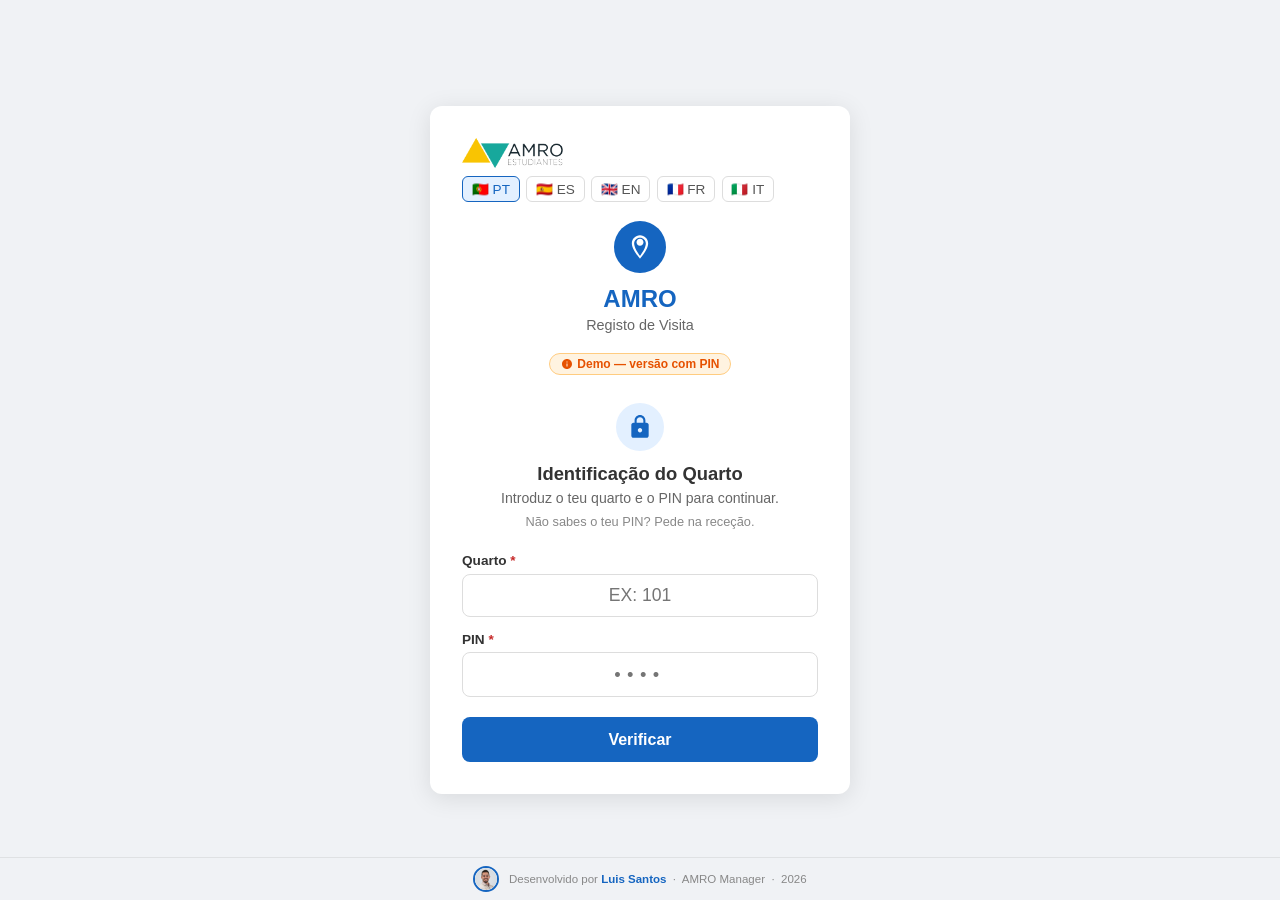
<file: visitas-pin.html>
<!DOCTYPE html>
<html lang="pt">
<head>
  <meta charset="UTF-8" />
  <meta name="viewport" content="width=device-width, initial-scale=1.0" />
  <title>AMRO — Visita (com PIN)</title>
  <style>
    * { box-sizing: border-box; margin: 0; padding: 0; }
    html { overflow-x: hidden; }
    body {
      font-family: -apple-system, BlinkMacSystemFont, 'Segoe UI', sans-serif;
      background: #f0f2f5;
      display: flex;
      justify-content: center;
      align-items: center;
      min-height: 100vh;
      padding: 1rem;
    }
    .card {
      background: white;
      border-radius: 12px;
      padding: 2rem;
      width: 100%;
      max-width: 420px;
      box-shadow: 0 4px 24px rgba(0,0,0,.10);
    }
    .lang-bar {
      display: flex;
      gap: .4rem;
      flex-wrap: wrap;
    }
    .lang-btn {
      background: none;
      border: 1.5px solid #ddd;
      border-radius: 6px;
      padding: .25rem .55rem;
      font-size: .85rem;
      cursor: pointer;
      transition: all .15s;
      color: #555;
    }
    .lang-btn.active, .lang-btn:hover {
      border-color: #1565C0;
      color: #1565C0;
      background: #e3f0ff;
    }
    .logo { text-align: center; margin-bottom: 1.25rem; }
    .logo-icon {
      width: 52px; height: 52px;
      background: #1565C0;
      border-radius: 50%;
      display: flex; align-items: center; justify-content: center;
      margin: 0 auto .75rem;
      transition: background .25s;
    }
    .logo-icon.out { background: #388E3C; }
    .logo-icon svg { width: 28px; height: 28px; fill: white; }
    .logo h1 { font-size: 1.5rem; color: #1565C0; font-weight: 700; }
    .logo p  { color: #666; font-size: .9rem; margin-top: .25rem; }

    /* ── PIN STEP ────────────────────────────────────────────────────── */
    .pin-header {
      text-align: center;
      margin-bottom: 1.5rem;
    }
    .pin-lock-icon {
      width: 48px; height: 48px;
      background: #e3f0ff;
      border-radius: 50%;
      display: flex; align-items: center; justify-content: center;
      margin: 0 auto .75rem;
    }
    .pin-lock-icon svg { width: 26px; height: 26px; fill: #1565C0; }
    .pin-header h2 { font-size: 1.15rem; color: #333; font-weight: 700; }
    .pin-header p  { font-size: .88rem; color: #666; margin-top: .3rem; }

    .pin-input-wrap { position: relative; margin-top: .35rem; }
    .pin-input-wrap input {
      width: 100%;
      padding: .65rem .85rem;
      border: 1.5px solid #ddd;
      border-radius: 8px;
      font-size: 1.15rem;
      letter-spacing: .35em;
      text-align: center;
      outline: none;
      background: white;
      color: #333;
      transition: border-color .2s;
    }
    .pin-input-wrap input:focus { border-color: #1565C0; }
    .pin-input-wrap input.invalid { border-color: #c62828; }

    /* ── ROOM VERIFIED BANNER ─────────────────────────────────────────── */
    .room-verified {
      display: flex;
      align-items: center;
      justify-content: space-between;
      background: #e8f5e9;
      border: 1.5px solid #c5e1a5;
      border-radius: 8px;
      padding: .65rem 1rem;
      margin-bottom: 1.25rem;
    }
    .room-verified .rv-text { font-size: .9rem; color: #2e7d32; }
    .room-verified .rv-text b { font-size: 1rem; }
    .room-verified .rv-change {
      background: none; border: none;
      color: #558b2f; font-size: .82rem;
      cursor: pointer; text-decoration: underline; padding: 0;
    }

    /* ── SHARED FORM STYLES ──────────────────────────────────────────── */
    .mode-toggle {
      display: flex;
      border: 1.5px solid #ddd;
      border-radius: 8px;
      overflow: hidden;
      margin-bottom: 1.5rem;
    }
    .mode-btn {
      flex: 1;
      padding: .65rem;
      border: none;
      background: none;
      font-size: .9rem;
      font-weight: 600;
      cursor: pointer;
      color: #888;
      transition: all .2s;
      display: flex;
      align-items: center;
      justify-content: center;
      gap: .35rem;
    }
    .mode-btn.active.checkin  { background: #1565C0; color: white; }
    .mode-btn.active.checkout { background: #388E3C; color: white; }
    .mode-btn svg { width: 16px; height: 16px; fill: currentColor; }
    label {
      display: block;
      font-size: .85rem;
      font-weight: 600;
      color: #333;
      margin-bottom: .35rem;
      margin-top: 1rem;
    }
    input, textarea {
      width: 100%;
      padding: .65rem .85rem;
      border: 1.5px solid #ddd;
      border-radius: 8px;
      font-size: 1rem;
      transition: border-color .2s;
      outline: none;
      background: white;
      color: #333;
    }
    input:focus, textarea:focus { border-color: #1565C0; }
    input.invalid { border-color: #c62828; }
    input[readonly] { background: #f5f5f5; color: #555; cursor: default; }
    textarea { resize: vertical; min-height: 70px; }
    .field-hint {
      font-size: .78rem;
      margin-top: .3rem;
      color: #c62828;
      display: none;
    }
    .field-hint.visible { display: block; }
    .search-row { display: flex; gap: .5rem; margin-top: 1rem; }
    .search-row input { flex: 1; min-width: 0; margin-top: 0; }
    .search-btn {
      padding: .65rem 1rem;
      background: #1565C0;
      color: white;
      border: none;
      border-radius: 8px;
      font-size: .9rem;
      font-weight: 600;
      cursor: pointer;
      white-space: nowrap;
      transition: background .2s;
    }
    .search-btn:hover:not(:disabled) { background: #0d47a1; }
    .search-btn:disabled { background: #90caf9; cursor: not-allowed; }
    .visit-card {
      display: none;
      background: #f1f8e9;
      border: 1.5px solid #c5e1a5;
      border-radius: 8px;
      padding: .9rem 1rem;
      margin-top: 1rem;
    }
    .visit-card.visible { display: block; }
    .visit-card .visitor-name { font-size: 1rem; font-weight: 700; color: #2e7d32; margin-top: .4rem; }
    .visit-card .visit-meta   { font-size: .82rem; color: #558b2f; }
    .visitor-cb-row { display: flex; align-items: center; gap: .6rem; padding: .2rem 0; }
    .visitor-cb-row input[type="checkbox"] { width: 16px; height: 16px; accent-color: #2e7d32; cursor: pointer; flex-shrink: 0; }
    .visitor-cb-row label { font-size: .95rem; font-weight: 500; color: #2e7d32; cursor: pointer; }
    .visitor-cb-row.cb-all { margin-top: .5rem; border-top: 1px solid #c5e1a5; padding-top: .55rem; }
    .visitor-cb-row.cb-all label { color: #558b2f; font-size: .85rem; }
    .hp-trap { position:absolute !important; left:-9999px !important; opacity:0 !important; height:0 !important; width:0 !important; pointer-events:none !important; }
    button[type=submit], .confirm-btn, .verify-btn {
      display: block;
      width: 100%;
      margin-top: 1.25rem;
      padding: .85rem;
      background: #1565C0;
      color: white;
      border: none;
      border-radius: 8px;
      font-size: 1rem;
      font-weight: 600;
      cursor: pointer;
      transition: background .2s;
    }
    button[type=submit]:hover:not(:disabled),
    .confirm-btn:hover:not(:disabled),
    .verify-btn:hover:not(:disabled)  { background: #0d47a1; }
    button[type=submit]:disabled,
    .confirm-btn:disabled,
    .verify-btn:disabled              { background: #90caf9; cursor: not-allowed; }
    .confirm-btn                       { background: #388E3C; margin-top: .9rem; }
    .confirm-btn:hover:not(:disabled)  { background: #2e7d32; }
    .confirm-btn:disabled              { background: #a5d6a7; }
    .msg {
      margin-top: 1rem;
      padding: .75rem 1rem;
      border-radius: 8px;
      font-size: .9rem;
      display: none;
    }
    .msg.success { background: #e8f5e9; color: #2e7d32; display: block; }
    .msg.error   { background: #ffebee; color: #c62828; display: block; }
    .msg.info    { background: #fff8e1; color: #e65100; display: block; }
    .required { color: #c62828; }
    .name-row { display:flex; gap:.5rem; margin-top:.5rem; }
    .name-row:first-child { margin-top:0; }
    .name-row input { flex:1; min-width:0; margin-top:0; }
    .remove-person-btn {
      flex-shrink:0; width:38px; border:1.5px solid #ddd; border-radius:8px;
      background:none; color:#c62828; font-size:1.1rem; cursor:pointer;
      display:flex; align-items:center; justify-content:center; transition:all .15s;
    }
    .remove-person-btn:hover { background:#ffebee; border-color:#c62828; }
    .add-person-btn {
      display:flex; align-items:center; justify-content:center; gap:.4rem;
      margin-top:.65rem; padding:.45rem .8rem;
      border:1.5px dashed #1565C0; border-radius:8px;
      background:none; color:#1565C0; font-size:.85rem; font-weight:600;
      cursor:pointer; width:100%; transition:background .15s;
    }
    .add-person-btn:hover { background:#e3f0ff; }
    .demo-badge {
      display: inline-flex; align-items: center; gap: .3rem;
      background: #fff3e0; color: #e65100;
      border: 1px solid #ffcc80; border-radius: 20px;
      padding: .2rem .65rem; font-size: .75rem; font-weight: 600;
      margin-bottom: 1rem;
    }
  </style>
</head>
<body>
  <div class="card">
    <div style="display:flex; align-items:center; justify-content:space-between; margin-bottom:1.2rem; gap:.5rem; flex-wrap:wrap;">
      <img src="assets/Amro-Estudiantes-Web-scaled.png" alt="AMRO Estudiantes" style="height:30px; width:auto;" />
      <div class="lang-bar">
        <button class="lang-btn active" onclick="setLang('pt')">🇵🇹 PT</button>
        <button class="lang-btn" onclick="setLang('es')">🇪🇸 ES</button>
        <button class="lang-btn" onclick="setLang('en')">🇬🇧 EN</button>
        <button class="lang-btn" onclick="setLang('fr')">🇫🇷 FR</button>
        <button class="lang-btn" onclick="setLang('it')">🇮🇹 IT</button>
      </div>
    </div>

    <div class="logo">
      <div class="logo-icon" id="logo-icon">
        <svg id="icon-in" viewBox="0 0 24 24">
          <path d="M12 2C8.13 2 5 5.13 5 9c0 5.25 7 13 7 13s7-7.75 7-13c0-3.87-3.13-7-7-7zm0 2c2.76 0 5 2.24 5 5 0 3.53-3.5 8.66-5 10.66C10.5 17.66 7 12.53 7 9c0-2.76 2.24-5 5-5zm0 1c-1.66 0-3 1.34-3 3s1.34 3 3 3 3-1.34 3-3-1.34-3-3-3z"/>
        </svg>
        <svg id="icon-out" viewBox="0 0 24 24" style="display:none;">
          <path d="M17 7l-1.41 1.41L18.17 11H8v2h10.17l-2.58 2.58L17 17l5-5zM4 5h8V3H4c-1.1 0-2 .9-2 2v14c0 1.1.9 2 2 2h8v-2H4V5z"/>
        </svg>
      </div>
      <h1>AMRO</h1>
      <p id="t-subtitle">Registo de Visitas</p>
    </div>

    <!-- ── PIN STEP ──────────────────────────────────────────────── -->
    <div id="pin-step">
      <div style="text-align:center; margin-bottom:.75rem;">
        <span class="demo-badge">
          <svg width="12" height="12" viewBox="0 0 24 24" fill="currentColor"><path d="M12 2C6.48 2 2 6.48 2 12s4.48 10 10 10 10-4.48 10-10S17.52 2 12 2zm1 15h-2v-6h2v6zm0-8h-2V7h2v2z"/></svg>
          Demo — versão com PIN
        </span>
      </div>
      <div class="pin-header">
        <div class="pin-lock-icon">
          <svg viewBox="0 0 24 24">
            <path d="M18 8h-1V6c0-2.76-2.24-5-5-5S7 3.24 7 6v2H6c-1.1 0-2 .9-2 2v10c0 1.1.9 2 2 2h12c1.1 0 2-.9 2-2V10c0-1.1-.9-2-2-2zM12 17c-1.1 0-2-.9-2-2s.9-2 2-2 2 .9 2 2-.9 2-2 2zm3.1-9H8.9V6c0-1.71 1.39-3.1 3.1-3.1s3.1 1.39 3.1 3.1v2z"/>
          </svg>
        </div>
        <h2 id="t-pin-title">Identificação do Quarto</h2>
        <p id="t-pin-subtitle">Introduz o teu quarto e o PIN para continuar.</p>
        <p id="t-pin-hint" style="font-size:.8rem; color:#888; margin-top:.5rem;">
          Não sabes o teu PIN? Pede na receção.
        </p>
      </div>

      <label id="t-pin-room-label">Quarto <span class="required">*</span></label>
      <input type="text" id="pin-room" autocomplete="off"
             style="text-transform:uppercase; text-align:center; font-size:1.1rem;"
             placeholder="ex: 101" />
      <span class="field-hint" id="pin-room-hint"></span>

      <label id="t-pin-label" style="margin-top:.9rem;">PIN <span class="required">*</span></label>
      <div class="pin-input-wrap">
        <input type="password" id="pin-input" inputmode="numeric"
               maxlength="4" autocomplete="off" placeholder="••••" />
      </div>
      <span class="field-hint" id="pin-hint"></span>

      <button class="verify-btn" id="btn-verify" onclick="verifyPin()">
        <span id="t-verify-text">Verificar</span>
      </button>
      <div class="msg" id="pin-msg"></div>
    </div>

    <!-- ── VISIT STEP (hidden until PIN verified) ─────────────────── -->
    <div id="visit-step" style="display:none;">

      <!-- Room verified banner -->
      <div class="room-verified">
        <span class="rv-text">
          ✓ <span id="t-rv-label">Quarto</span>&nbsp;<b id="verified-room-display"></b>
        </span>
        <button class="rv-change" onclick="resetPin()" id="t-rv-change">Trocar quarto</button>
      </div>

      <div class="mode-toggle">
        <button class="mode-btn active checkin" id="btn-mode-in" onclick="setMode('checkin')">
          <svg viewBox="0 0 24 24"><path d="M11 7L9.6 8.4l2.6 2.6H2v2h10.2l-2.6 2.6L11 17l5-5z"/><path d="M20 19h-8v2h8c1.1 0 2-.9 2-2V5c0-1.1-.9-2-2-2h-8v2h8v14z"/></svg>
          <span id="t-mode-in">Entrada</span>
        </button>
        <button class="mode-btn checkout" id="btn-mode-out" onclick="setMode('checkout')">
          <svg viewBox="0 0 24 24"><path d="M17 7l-1.41 1.41L18.17 11H8v2h10.17l-2.58 2.58L17 17l5-5z"/><path d="M4 5h8V3H4c-1.1 0-2 .9-2 2v14c0 1.1.9 2 2 2h8v-2H4V5z"/></svg>
          <span id="t-mode-out">Saída</span>
        </button>
      </div>

      <!-- CHECK-IN -->
      <div id="checkin-section">
        <form id="form-in" novalidate>
          <label id="t-name-label">Nome(s) das Visitas<span class="required">*</span></label>
          <div id="names-container">
            <div class="name-row">
              <input type="text" class="name-input" autocomplete="name" />
              <button type="button" class="remove-person-btn" onclick="removePerson(this)" style="display:none;">✕</button>
            </div>
          </div>
          <button type="button" class="add-person-btn" id="btn-add-person" onclick="addPerson()">
            + <span id="t-add-person">Adicionar outra pessoa</span>
          </button>

          <label id="t-notes-label">
            <span id="t-notes-text">Notas</span>
            <span style="font-weight:400;color:#999;margin-left:.3rem;" id="t-optional">(opcional)</span>
          </label>
          <textarea id="notes-in"></textarea>

          <input class="hp-trap" type="text" name="website" autocomplete="off" tabindex="-1" aria-hidden="true" />
          <button type="submit" id="btn-in">Registar Entrada</button>
        </form>
      </div>

      <!-- CHECK-OUT -->
      <div id="checkout-section" style="display:none;">
        <div class="msg" id="msg-checkout-auto"></div>
        <div class="visit-card" id="visit-card">
          <div class="visit-meta" id="visit-meta"></div>
          <div id="visitors-list"></div>
          <button class="confirm-btn" id="btn-confirm" onclick="confirmCheckout()">
            <span id="t-confirm-text">Confirmar Saída</span>
          </button>
        </div>
      </div>

      <div class="msg" id="msg"></div>
    </div>
  </div>

  <script>
    const SUPABASE_URL      = 'https://cxohpkuuvvilnqdpxaie.supabase.co';
    const SUPABASE_ANON_KEY = 'eyJhbGciOiJIUzI1NiIsInR5cCI6IkpXVCJ9.eyJpc3MiOiJzdXBhYmFzZSIsInJlZiI6ImN4b2hwa3V1dnZpbG5xZHB4YWllIiwicm9sZSI6ImFub24iLCJpYXQiOjE3ODYxOTE0MzksImV4cCI6MjEwMTc2NzQzOX0.F71ShyzHpih3WUlrxDDJ_i4QeE67eD40A6ldBHwma2U';
    const API_HEADERS = {
      'apikey':        SUPABASE_ANON_KEY,
      'Authorization': `Bearer ${SUPABASE_ANON_KEY}`,
      'Content-Type':  'application/json',
      'Prefer':        'return=minimal'
    };
    const GET_HEADERS = { 'apikey': SUPABASE_ANON_KEY, 'Authorization': `Bearer ${SUPABASE_ANON_KEY}` };

    let _verifiedRoom = null;
    let _foundVisits  = [];
    let currentMode   = 'checkin';
    let currentLang   = 'pt';

    const i18n = {
      pt: {
        subtitle:'Registo de Visita', modeIn:'Entrada', modeOut:'Saída',
        nameLabel:'Nome(s) das Visitas', namePh:'Ex: João Silva',
        notesLabel:'Notas', notesPh:'Informação adicional...', optional:'(opcional)',
        addPerson:'Adicionar outra pessoa',
        submitIn:'Registar Entrada', sendingIn:'A registar...',
        successIn:'✓ Entrada registada com sucesso!',
        successInMulti:n=>`✓ ${n} entradas registadas com sucesso!`,
        errorIn:'Erro ao registar. Tenta novamente.',
        noVisit:'Nenhuma visita activa encontrada para este quarto.',
        visitMeta:(room,dt)=>`#${room} · Entrada: ${dt}`,
        selectAll:'Selecionar todos',
        confirmOut:'Confirmar Saída', confirmingOut:'A registar saída...',
        successOut:n=>n>0?`✓ Saída registada. ${n} overnight(s) contabilizado(s).`:'✓ Saída registada com sucesso!',
        successOutMulti:n=>`✓ ${n} saídas registadas com sucesso!`,
        errorOut:'Erro ao registar saída. Tenta novamente.',
        rateLimited:s=>`Demasiadas tentativas. Tenta novamente em ${s}s.`,
        // PIN
        pinTitle:'Identificação do Quarto',
        pinSubtitle:'Introduz o teu quarto e o PIN para continuar.',
        pinRoomLabel:'Quarto', pinLabel:'PIN',
        pinVerify:'Verificar', pinVerifying:'A verificar...',
        pinError:'PIN incorreto. Tenta novamente.',
        pinRoomNotFound:'Quarto não encontrado. Verifica o número.',
        pinNoPin:'Este quarto ainda não tem PIN configurado. Contacta a receção.',
        pinBack:'Trocar quarto', pinVerifiedLabel:'Quarto',
        pinHint:'Não sabes o teu PIN? Pede na receção.',
        autoCheckout:'A procurar visitas activas...',
        noActiveVisit:'Não tens visitas activas neste quarto.',
      },
      es: {
        subtitle:'Registro de Visita', modeIn:'Entrada', modeOut:'Salida',
        nameLabel:'Nombre(s) de las Visitas', namePh:'Ej: Juan García',
        notesLabel:'Notas', notesPh:'Información adicional...', optional:'(opcional)',
        addPerson:'Añadir otra persona',
        submitIn:'Registrar Entrada', sendingIn:'Registrando...',
        successIn:'✓ ¡Entrada registrada correctamente!',
        successInMulti:n=>`✓ ¡${n} entradas registradas!`,
        errorIn:'Error al registrar. Inténtalo de nuevo.',
        noVisit:'No se encontró ninguna visita activa para esta habitación.',
        visitMeta:(room,dt)=>`#${room} · Entrada: ${dt}`,
        selectAll:'Seleccionar todos',
        confirmOut:'Confirmar Salida', confirmingOut:'Registrando salida...',
        successOut:n=>n>0?`✓ Salida registrada. ${n} noche(s).`:'✓ ¡Salida registrada!',
        successOutMulti:n=>`✓ ${n} salidas registradas!`,
        errorOut:'Error al registrar la salida.',
        rateLimited:s=>`Demasiados intentos. Espera ${s}s.`,
        pinTitle:'Identificación de la Habitación',
        pinSubtitle:'Introduce tu habitación y PIN para continuar.',
        pinRoomLabel:'Habitación', pinLabel:'PIN',
        pinVerify:'Verificar', pinVerifying:'Verificando...',
        pinError:'PIN incorrecto. Inténtalo de nuevo.',
        pinRoomNotFound:'Habitación no encontrada.',
        pinNoPin:'Esta habitación no tiene PIN configurado. Contacta con recepción.',
        pinBack:'Cambiar habitación', pinVerifiedLabel:'Habitación',
        pinHint:'¿No sabes tu PIN? Pregunta en recepción.',
        autoCheckout:'Buscando visitas activas...', noActiveVisit:'No tienes visitas activas.',
      },
      en: {
        subtitle:'Visitor Check-in', modeIn:'Check-in', modeOut:'Check-out',
        nameLabel:'Visitor Name(s)', namePh:'E.g. John Smith',
        notesLabel:'Notes', notesPh:'Additional information...', optional:'(optional)',
        addPerson:'Add another person',
        submitIn:'Check In', sendingIn:'Checking in...',
        successIn:'✓ Check-in registered successfully!',
        successInMulti:n=>`✓ ${n} check-ins registered!`,
        errorIn:'Error registering. Please try again.',
        noVisit:'No active visit found for this room.',
        visitMeta:(room,dt)=>`#${room} · Checked in: ${dt}`,
        selectAll:'Select all',
        confirmOut:'Confirm Check-out', confirmingOut:'Checking out...',
        successOut:n=>n>0?`✓ Checked out. ${n} overnight(s) recorded.`:'✓ Checked out!',
        successOutMulti:n=>`✓ ${n} check-outs registered!`,
        errorOut:'Error checking out. Please try again.',
        rateLimited:s=>`Too many attempts. Wait ${s}s.`,
        pinTitle:'Room Verification',
        pinSubtitle:'Enter your room number and PIN to continue.',
        pinRoomLabel:'Room', pinLabel:'PIN',
        pinVerify:'Verify', pinVerifying:'Verifying...',
        pinError:'Incorrect PIN. Please try again.',
        pinRoomNotFound:'Room not found. Check the number.',
        pinNoPin:'This room has no PIN configured. Contact reception.',
        pinBack:'Change room', pinVerifiedLabel:'Room',
        pinHint:"Don't know your PIN? Ask at reception.",
        autoCheckout:'Looking for active visits...', noActiveVisit:'You have no active visits.',
      },
      fr: {
        subtitle:'Enregistrement de Visite', modeIn:'Arrivée', modeOut:'Départ',
        nameLabel:'Nom(s) des Visiteurs', namePh:'Ex : Jean Dupont',
        notesLabel:'Notes', notesPh:'Informations supplémentaires...', optional:'(facultatif)',
        addPerson:'Ajouter une autre personne',
        submitIn:"Enregistrer l'arrivée", sendingIn:'Enregistrement...',
        successIn:'✓ Arrivée enregistrée !',
        successInMulti:n=>`✓ ${n} arrivées enregistrées !`,
        errorIn:"Erreur. Réessayez.",
        noVisit:'Aucune visite active pour cette chambre.',
        visitMeta:(room,dt)=>`#${room} · Arrivée : ${dt}`,
        selectAll:'Tout sélectionner',
        confirmOut:'Confirmer le départ', confirmingOut:'Enregistrement...',
        successOut:n=>n>0?`✓ Départ enregistré. ${n} nuit(s).`:'✓ Départ enregistré !',
        successOutMulti:n=>`✓ ${n} départs enregistrés !`,
        errorOut:'Erreur. Réessayez.',
        rateLimited:s=>`Trop de tentatives. Attendez ${s}s.`,
        pinTitle:'Identification de la Chambre',
        pinSubtitle:'Entrez votre numéro de chambre et le PIN.',
        pinRoomLabel:'Chambre', pinLabel:'PIN',
        pinVerify:'Vérifier', pinVerifying:'Vérification...',
        pinError:'PIN incorrect. Réessayez.',
        pinRoomNotFound:'Chambre introuvable.',
        pinNoPin:'Aucun PIN configuré. Contactez la réception.',
        pinBack:'Changer de chambre', pinVerifiedLabel:'Chambre',
        pinHint:'Vous ne connaissez pas votre PIN ? Demandez à la réception.',
        autoCheckout:'Recherche de visites actives...', noActiveVisit:"Vous n'avez pas de visite active.",
      },
      it: {
        subtitle:'Registrazione Visita', modeIn:'Arrivo', modeOut:'Partenza',
        nameLabel:'Nome/i dei Visitatori', namePh:'Es: Mario Rossi',
        notesLabel:'Note', notesPh:'Informazioni aggiuntive...', optional:'(facoltativo)',
        addPerson:"Aggiungi un'altra persona",
        submitIn:'Registra Arrivo', sendingIn:'Registrazione...',
        successIn:'✓ Arrivo registrato con successo!',
        successInMulti:n=>`✓ ${n} arrivi registrati!`,
        errorIn:'Errore. Riprova.',
        noVisit:'Nessuna visita attiva per questa stanza.',
        visitMeta:(room,dt)=>`#${room} · Arrivo: ${dt}`,
        selectAll:'Seleziona tutti',
        confirmOut:'Conferma Partenza', confirmingOut:'Registrazione...',
        successOut:n=>n>0?`✓ Partenza registrata. ${n} notte/i.`:'✓ Partenza registrata!',
        successOutMulti:n=>`✓ ${n} partenze registrate!`,
        errorOut:'Errore. Riprova.',
        rateLimited:s=>`Troppe richieste. Riprova tra ${s}s.`,
        pinTitle:'Identificazione della Stanza',
        pinSubtitle:'Inserisci il numero della stanza e il PIN.',
        pinRoomLabel:'Stanza', pinLabel:'PIN',
        pinVerify:'Verifica', pinVerifying:'Verifica in corso...',
        pinError:'PIN non corretto. Riprova.',
        pinRoomNotFound:'Stanza non trovata.',
        pinNoPin:'Nessun PIN configurato. Contatta la reception.',
        pinBack:'Cambia stanza', pinVerifiedLabel:'Stanza',
        pinHint:'Non conosci il tuo PIN? Chiedi alla reception.',
        autoCheckout:'Ricerca visite attive...', noActiveVisit:'Nessuna visita attiva.',
      }
    };

    function clearMsg() {
      const m = document.getElementById('msg');
      m.className = 'msg'; m.textContent = '';
    }
    function showMsg(text, type) {
      const m = document.getElementById('msg');
      m.textContent = text; m.className = 'msg ' + type;
      m.scrollIntoView({ behavior:'smooth', block:'nearest' });
    }
    function showPinMsg(text, type) {
      const m = document.getElementById('pin-msg');
      m.textContent = text; m.className = 'msg ' + type;
    }
    function clearPinMsg() {
      const m = document.getElementById('pin-msg');
      m.className = 'msg'; m.textContent = '';
    }
    function setFieldError(hintId, inputId, text) {
      const hint  = document.getElementById(hintId);
      const input = document.getElementById(inputId);
      if (text) {
        hint.textContent = text; hint.classList.add('visible');
        if (input) input.classList.add('invalid');
      } else {
        hint.textContent = ''; hint.classList.remove('visible');
        if (input) input.classList.remove('invalid');
      }
    }

    function setLang(lang, clearMsgs = true) {
      currentLang = lang;
      const t = i18n[lang];
      document.documentElement.lang                           = lang;
      document.getElementById('t-subtitle').textContent       = t.subtitle;
      document.getElementById('t-mode-in').textContent        = t.modeIn;
      document.getElementById('t-mode-out').textContent       = t.modeOut;
      document.getElementById('t-name-label').innerHTML       = t.nameLabel + ' <span class="required">*</span>';
      document.getElementById('t-notes-text').textContent     = t.notesLabel;
      document.getElementById('t-optional').textContent       = t.optional;
      document.getElementById('t-add-person').textContent     = t.addPerson;
      document.getElementById('btn-in').textContent           = t.submitIn;
      document.getElementById('t-confirm-text').textContent   = t.confirmOut;
      document.getElementById('t-pin-title').textContent      = t.pinTitle;
      document.getElementById('t-pin-subtitle').textContent   = t.pinSubtitle;
      document.getElementById('t-pin-room-label').innerHTML   = t.pinRoomLabel + ' <span class="required">*</span>';
      document.getElementById('t-pin-label').innerHTML        = t.pinLabel + ' <span class="required">*</span>';
      document.getElementById('t-verify-text').textContent    = t.pinVerify;
      document.getElementById('t-pin-hint').textContent       = t.pinHint;
      document.getElementById('t-rv-label').textContent       = t.pinVerifiedLabel;
      document.getElementById('t-rv-change').textContent      = t.pinBack;
      document.querySelectorAll('.name-input').forEach(i => i.placeholder = t.namePh);
      document.getElementById('notes-in').placeholder         = t.notesPh;
      document.querySelectorAll('.lang-btn').forEach(b =>
        b.classList.toggle('active', b.getAttribute('onclick').includes("'" + lang + "'")));
      if (clearMsgs) { clearMsg(); clearPinMsg(); }
    }

    function setMode(mode) {
      currentMode = mode;
      const isIn = mode === 'checkin';
      document.getElementById('checkin-section').style.display  = isIn ? '' : 'none';
      document.getElementById('checkout-section').style.display = isIn ? 'none' : '';
      document.getElementById('btn-mode-in').classList.toggle('active', isIn);
      document.getElementById('btn-mode-out').classList.toggle('active', !isIn);
      document.getElementById('logo-icon').classList.toggle('out', !isIn);
      document.getElementById('icon-in').style.display  = isIn ? '' : 'none';
      document.getElementById('icon-out').style.display = isIn ? 'none' : '';
      clearMsg();
      if (!isIn && _verifiedRoom) loadCheckout();
    }

    setLang('pt');

    // ── PIN STEP ─────────────────────────────────────────────────────────────
    document.getElementById('pin-room').addEventListener('input', function() {
      this.value = this.value.toUpperCase();
      setFieldError('pin-room-hint', 'pin-room', '');
      clearPinMsg();
    });
    document.getElementById('pin-input').addEventListener('input', () => clearPinMsg());
    document.getElementById('pin-input').addEventListener('keydown', e => {
      if (e.key === 'Enter') { e.preventDefault(); verifyPin(); }
    });
    document.getElementById('pin-room').addEventListener('keydown', e => {
      if (e.key === 'Enter') { e.preventDefault(); document.getElementById('pin-input').focus(); }
    });

    async function verifyPin() {
      const t    = i18n[currentLang];
      const room = document.getElementById('pin-room').value.trim().toUpperCase();
      const pin  = document.getElementById('pin-input').value.trim();

      if (!room) { setFieldError('pin-room-hint', 'pin-room', t.pinRoomNotFound); return; }
      if (!pin)  { showPinMsg(t.pinError, 'error'); return; }

      const btn  = document.getElementById('btn-verify');
      const span = document.getElementById('t-verify-text');
      btn.disabled = true; span.textContent = t.pinVerifying;
      clearPinMsg();
      setFieldError('pin-room-hint', 'pin-room', '');

      try {
        const res = await fetch(
          `${SUPABASE_URL}/rest/v1/rooms?number=eq.${encodeURIComponent(room)}&select=number,visit_pin`,
          { headers: GET_HEADERS }
        );
        const data = await res.json();

        if (!Array.isArray(data) || data.length === 0) {
          setFieldError('pin-room-hint', 'pin-room', t.pinRoomNotFound); return;
        }
        const roomData = data[0];
        if (!roomData.visit_pin) {
          showPinMsg(t.pinNoPin, 'info'); return;
        }
        if (roomData.visit_pin !== pin) {
          showPinMsg(t.pinError, 'error');
          document.getElementById('pin-input').value = '';
          document.getElementById('pin-input').focus();
          return;
        }

        // ✓ PIN correct
        _verifiedRoom = room;
        document.getElementById('verified-room-display').textContent = `#${room}`;
        document.getElementById('pin-step').style.display   = 'none';
        document.getElementById('visit-step').style.display = '';
        clearMsg();

        if (currentMode === 'checkout') loadCheckout();
      } catch {
        showPinMsg(t.pinError, 'error');
      } finally {
        btn.disabled = false; span.textContent = t.pinVerify;
      }
    }

    function resetPin() {
      _verifiedRoom = null;
      _foundVisits  = [];
      document.getElementById('pin-step').style.display   = '';
      document.getElementById('visit-step').style.display = 'none';
      document.getElementById('pin-input').value          = '';
      document.getElementById('visit-card').classList.remove('visible');
      clearMsg(); clearPinMsg();
      setFieldError('pin-room-hint', 'pin-room', '');
      document.getElementById('pin-room').focus();
    }

    // ── HELPERS ───────────────────────────────────────────────────────────────
    function rateLimit(key, max, windowMs) {
      const now = Date.now();
      let ts = [];
      try { ts = JSON.parse(localStorage.getItem(key) || '[]'); } catch {}
      ts = ts.filter(t => now - t < windowMs);
      if (ts.length >= max) return { ok: false, wait: Math.ceil((windowMs - (now - ts[0])) / 1000) };
      ts.push(now);
      try { localStorage.setItem(key, JSON.stringify(ts)); } catch {}
      return { ok: true };
    }
    function computeOvernights(checkInISO) {
      const inDate = new Date(checkInISO);
      const effectiveIn = inDate.getHours() < 8
        ? new Date(inDate.getFullYear(), inDate.getMonth(), inDate.getDate() - 1)
        : new Date(inDate.getFullYear(), inDate.getMonth(), inDate.getDate());
      const now   = new Date();
      const today = new Date(now.getFullYear(), now.getMonth(), now.getDate());
      return Math.max(0, Math.round((today - effectiveIn) / 86400000));
    }
    function fmtDT(isoStr) {
      const d = new Date(isoStr);
      const p = n => String(n).padStart(2, '0');
      return `${p(d.getDate())}/${p(d.getMonth()+1)} ${p(d.getHours())}:${p(d.getMinutes())}`;
    }
    function updateRemoveButtons() {
      const rows = document.querySelectorAll('.name-row');
      rows.forEach(row => {
        row.querySelector('.remove-person-btn').style.display = rows.length > 1 ? '' : 'none';
      });
    }
    function addPerson() {
      const t = i18n[currentLang];
      const div = document.createElement('div');
      div.className = 'name-row';
      div.innerHTML = `<input type="text" class="name-input" placeholder="${t.namePh}" autocomplete="off" />` +
                      `<button type="button" class="remove-person-btn" onclick="removePerson(this)">✕</button>`;
      document.getElementById('names-container').appendChild(div);
      updateRemoveButtons();
      div.querySelector('input').focus();
    }
    function removePerson(btn) {
      btn.closest('.name-row').remove();
      updateRemoveButtons();
    }

    // ── CHECK-IN ──────────────────────────────────────────────────────────────
    document.getElementById('form-in').addEventListener('submit', async e => {
      e.preventDefault();
      if (!_verifiedRoom) return;
      const t   = i18n[currentLang];
      const btn = document.getElementById('btn-in');
      const names = [...document.querySelectorAll('.name-input')]
                      .map(i => i.value.trim()).filter(Boolean);
      const notes = document.getElementById('notes-in').value.trim() || null;
      if (names.length === 0) return;
      if (document.querySelector('#form-in .hp-trap')?.value) return;
      const rl = rateLimit('rl_amro_pin_checkin', 5, 60000);
      if (!rl.ok) { showMsg(t.rateLimited(rl.wait), 'error'); return; }

      btn.disabled = true; btn.textContent = t.sendingIn;
      const now = new Date().toISOString();
      try {
        await Promise.all(names.map(name =>
          fetch(`${SUPABASE_URL}/rest/v1/visits`, {
            method: 'POST', headers: API_HEADERS,
            body: JSON.stringify({
              sync_id: crypto.randomUUID(), visitor_name: name,
              room_number: _verifiedRoom,
              checked_in_at: now, overnights: 0, notes,
              is_deleted: false, created_at: now, updated_at: now
            })
          }).then(r => { if (!r.ok) throw new Error(); })
        ));
        document.getElementById('form-in').reset();
        document.getElementById('names-container').innerHTML =
          `<div class="name-row"><input type="text" class="name-input" placeholder="${t.namePh}" autocomplete="name" />` +
          `<button type="button" class="remove-person-btn" onclick="removePerson(this)" style="display:none;">✕</button></div>`;
        setLang(currentLang, false);
        showMsg(names.length > 1 ? t.successInMulti(names.length) : t.successIn, 'success');
      } catch { showMsg(t.errorIn, 'error'); }
      finally { btn.disabled = false; btn.textContent = t.submitIn; }
    });

    // ── CHECK-OUT (auto-loads when switching to checkout mode) ───────────────
    async function loadCheckout() {
      if (!_verifiedRoom) return;
      const t = i18n[currentLang];
      const autoMsg = document.getElementById('msg-checkout-auto');
      autoMsg.textContent = t.autoCheckout; autoMsg.className = 'msg info';
      _foundVisits = [];
      document.getElementById('visit-card').classList.remove('visible');
      clearMsg();
      try {
        const res = await fetch(
          `${SUPABASE_URL}/rest/v1/visits?room_number=eq.${encodeURIComponent(_verifiedRoom)}` +
          `&checked_out_at=is.null&is_deleted=eq.false&order=checked_in_at.asc` +
          `&select=sync_id,visitor_name,checked_in_at`,
          { headers: GET_HEADERS }
        );
        const data = await res.json();
        autoMsg.className = 'msg';
        if (!Array.isArray(data) || data.length === 0) {
          showMsg(t.noActiveVisit, 'info'); return;
        }
        _foundVisits = data.map(v => ({ id: v.sync_id, visitorName: v.visitor_name, checkedInAt: v.checked_in_at }));
        document.getElementById('visit-meta').textContent =
          t.visitMeta(_verifiedRoom, fmtDT(data[0].checked_in_at));

        const listEl = document.getElementById('visitors-list');
        if (_foundVisits.length === 1) {
          listEl.innerHTML = `<div class="visitor-name">${_foundVisits[0].visitorName}</div>`;
        } else {
          listEl.innerHTML =
            _foundVisits.map((v, i) =>
              `<div class="visitor-cb-row">
                <input type="checkbox" id="vcb-${i}" checked />
                <label for="vcb-${i}">${v.visitorName}</label>
              </div>`
            ).join('') +
            `<div class="visitor-cb-row cb-all">
              <input type="checkbox" id="vcb-all" checked />
              <label for="vcb-all">${t.selectAll}</label>
            </div>`;
          const allCb = document.getElementById('vcb-all');
          allCb.addEventListener('change', () =>
            _foundVisits.forEach((_, i) => document.getElementById(`vcb-${i}`).checked = allCb.checked));
          _foundVisits.forEach((_, i) =>
            document.getElementById(`vcb-${i}`).addEventListener('change', () => {
              allCb.checked = _foundVisits.every((_, j) => document.getElementById(`vcb-${j}`).checked);
            }));
        }
        document.getElementById('t-confirm-text').textContent = t.confirmOut;
        document.getElementById('visit-card').classList.add('visible');
      } catch {
        autoMsg.className = 'msg'; showMsg(t.errorOut, 'error');
      }
    }

    async function confirmCheckout() {
      if (!_foundVisits.length) return;
      const t     = i18n[currentLang];
      const rl    = rateLimit('rl_amro_pin_checkout', 10, 60000);
      if (!rl.ok) { showMsg(t.rateLimited(rl.wait), 'error'); return; }
      const btn   = document.getElementById('btn-confirm');
      btn.disabled = true;
      document.getElementById('t-confirm-text').textContent = t.confirmingOut;

      const now = new Date().toISOString();
      const toCheckOut = _foundVisits.length === 1
        ? _foundVisits
        : _foundVisits.filter((_, i) => document.getElementById(`vcb-${i}`)?.checked);
      if (!toCheckOut.length) { btn.disabled = false; document.getElementById('t-confirm-text').textContent = t.confirmOut; return; }

      try {
        await Promise.all(toCheckOut.map(v => {
          const overnights = computeOvernights(v.checkedInAt);
          return fetch(`${SUPABASE_URL}/rest/v1/visits?sync_id=eq.${v.id}`,
            { method:'PATCH', headers: API_HEADERS,
              body: JSON.stringify({ checked_out_at: now, overnights, updated_at: now }) }
          ).then(r => { if (!r.ok) throw new Error(); });
        }));
        const count = toCheckOut.length;
        const maxOvernights = Math.max(...toCheckOut.map(v => computeOvernights(v.checkedInAt)));
        _foundVisits = [];
        document.getElementById('visit-card').classList.remove('visible');
        showMsg(count > 1 ? t.successOutMulti(count) : t.successOut(maxOvernights), 'success');
      } catch {
        showMsg(t.errorOut, 'error');
        btn.disabled = false;
        document.getElementById('t-confirm-text').textContent = t.confirmOut;
      }
    }
  </script>

  <footer style="position:fixed; bottom:0; left:0; right:0;
                 padding:.5rem 1.2rem; font-size:.72rem; color:#888;
                 background:rgba(240,242,245,.9); backdrop-filter:blur(8px);
                 border-top:1px solid rgba(0,0,0,.07);
                 display:flex; align-items:center; justify-content:center;
                 flex-wrap:wrap; gap:.4rem .6rem; text-align:center;">
    <img src="assets/luis-santos.jpg" alt="Luis Santos"
         style="width:26px; height:26px; border-radius:50%; object-fit:cover;
                border:2px solid #1565C0; flex-shrink:0;" />
    <span>Desenvolvido por
      <a href="https://luis-santos.vercel.app/" target="_blank" rel="noopener"
         style="color:#1565C0; font-weight:600; text-decoration:none;">Luis Santos</a>
      &nbsp;·&nbsp; AMRO Manager &nbsp;·&nbsp; 2026
    </span>
  </footer>
</body>
</html>
</file>
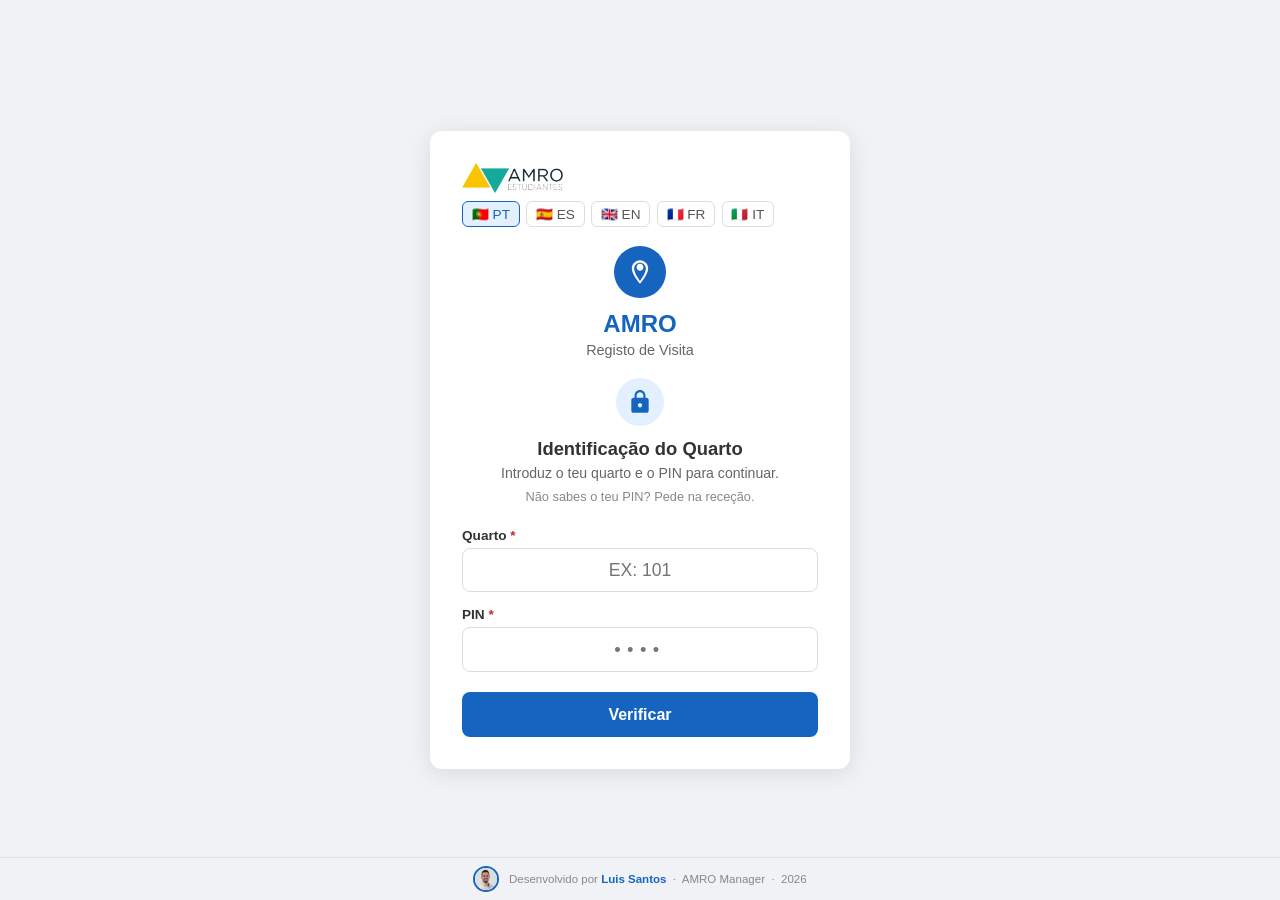
<file: visitas.html>
<!DOCTYPE html>
<html lang="pt">
<head>
  <meta charset="UTF-8" />
  <meta name="viewport" content="width=device-width, initial-scale=1.0" />
  <title>AMRO — Visita</title>
  <style>
    * { box-sizing: border-box; margin: 0; padding: 0; }
    html { overflow-x: hidden; }
    body {
      font-family: -apple-system, BlinkMacSystemFont, 'Segoe UI', sans-serif;
      background: #f0f2f5;
      display: flex;
      justify-content: center;
      align-items: center;
      min-height: 100vh;
      padding: 1rem;
    }
    .card {
      background: white;
      border-radius: 12px;
      padding: 2rem;
      width: 100%;
      max-width: 420px;
      box-shadow: 0 4px 24px rgba(0,0,0,.10);
    }
    .lang-bar {
      display: flex;
      gap: .4rem;
      flex-wrap: wrap;
    }
    .lang-btn {
      background: none;
      border: 1.5px solid #ddd;
      border-radius: 6px;
      padding: .25rem .55rem;
      font-size: .85rem;
      cursor: pointer;
      transition: all .15s;
      color: #555;
    }
    .lang-btn.active, .lang-btn:hover {
      border-color: #1565C0;
      color: #1565C0;
      background: #e3f0ff;
    }
    .logo { text-align: center; margin-bottom: 1.25rem; }
    .logo-icon {
      width: 52px; height: 52px;
      background: #1565C0;
      border-radius: 50%;
      display: flex; align-items: center; justify-content: center;
      margin: 0 auto .75rem;
      transition: background .25s;
    }
    .logo-icon.out { background: #388E3C; }
    .logo-icon svg { width: 28px; height: 28px; fill: white; }
    .logo h1 { font-size: 1.5rem; color: #1565C0; font-weight: 700; }
    .logo p  { color: #666; font-size: .9rem; margin-top: .25rem; }

    /* ── PIN STEP ────────────────────────────────────────────────────── */
    .pin-header {
      text-align: center;
      margin-bottom: 1.5rem;
    }
    .pin-lock-icon {
      width: 48px; height: 48px;
      background: #e3f0ff;
      border-radius: 50%;
      display: flex; align-items: center; justify-content: center;
      margin: 0 auto .75rem;
    }
    .pin-lock-icon svg { width: 26px; height: 26px; fill: #1565C0; }
    .pin-header h2 { font-size: 1.15rem; color: #333; font-weight: 700; }
    .pin-header p  { font-size: .88rem; color: #666; margin-top: .3rem; }

    .pin-input-wrap { position: relative; margin-top: .35rem; }
    .pin-input-wrap input {
      width: 100%;
      padding: .65rem .85rem;
      border: 1.5px solid #ddd;
      border-radius: 8px;
      font-size: 1.15rem;
      letter-spacing: .35em;
      text-align: center;
      outline: none;
      background: white;
      color: #333;
      transition: border-color .2s;
    }
    .pin-input-wrap input:focus { border-color: #1565C0; }
    .pin-input-wrap input.invalid { border-color: #c62828; }

    /* ── ROOM VERIFIED BANNER ─────────────────────────────────────────── */
    .room-verified {
      display: flex;
      align-items: center;
      justify-content: space-between;
      background: #e8f5e9;
      border: 1.5px solid #c5e1a5;
      border-radius: 8px;
      padding: .65rem 1rem;
      margin-bottom: 1.25rem;
    }
    .room-verified .rv-text { font-size: .9rem; color: #2e7d32; }
    .room-verified .rv-text b { font-size: 1rem; }
    .room-verified .rv-change {
      background: none; border: none;
      color: #558b2f; font-size: .82rem;
      cursor: pointer; text-decoration: underline; padding: 0;
    }

    /* ── SHARED FORM STYLES ──────────────────────────────────────────── */
    .mode-toggle {
      display: flex;
      border: 1.5px solid #ddd;
      border-radius: 8px;
      overflow: hidden;
      margin-bottom: 1.5rem;
    }
    .mode-btn {
      flex: 1;
      padding: .65rem;
      border: none;
      background: none;
      font-size: .9rem;
      font-weight: 600;
      cursor: pointer;
      color: #888;
      transition: all .2s;
      display: flex;
      align-items: center;
      justify-content: center;
      gap: .35rem;
    }
    .mode-btn.active.checkin  { background: #1565C0; color: white; }
    .mode-btn.active.checkout { background: #388E3C; color: white; }
    .mode-btn svg { width: 16px; height: 16px; fill: currentColor; }
    label {
      display: block;
      font-size: .85rem;
      font-weight: 600;
      color: #333;
      margin-bottom: .35rem;
      margin-top: 1rem;
    }
    input, textarea {
      width: 100%;
      padding: .65rem .85rem;
      border: 1.5px solid #ddd;
      border-radius: 8px;
      font-size: 1rem;
      transition: border-color .2s;
      outline: none;
      background: white;
      color: #333;
    }
    input:focus, textarea:focus { border-color: #1565C0; }
    input.invalid { border-color: #c62828; }
    input[readonly] { background: #f5f5f5; color: #555; cursor: default; }
    textarea { resize: vertical; min-height: 70px; }
    .field-hint {
      font-size: .78rem;
      margin-top: .3rem;
      color: #c62828;
      display: none;
    }
    .field-hint.visible { display: block; }
    .search-row { display: flex; gap: .5rem; margin-top: 1rem; }
    .search-row input { flex: 1; min-width: 0; margin-top: 0; }
    .search-btn {
      padding: .65rem 1rem;
      background: #1565C0;
      color: white;
      border: none;
      border-radius: 8px;
      font-size: .9rem;
      font-weight: 600;
      cursor: pointer;
      white-space: nowrap;
      transition: background .2s;
    }
    .search-btn:hover:not(:disabled) { background: #0d47a1; }
    .search-btn:disabled { background: #90caf9; cursor: not-allowed; }
    .visit-card {
      display: none;
      background: #f1f8e9;
      border: 1.5px solid #c5e1a5;
      border-radius: 8px;
      padding: .9rem 1rem;
      margin-top: 1rem;
    }
    .visit-card.visible { display: block; }
    .visit-card .visitor-name { font-size: 1rem; font-weight: 700; color: #2e7d32; margin-top: .4rem; }
    .visit-card .visit-meta   { font-size: .82rem; color: #558b2f; }
    .visitor-cb-row { display: flex; align-items: center; gap: .6rem; padding: .2rem 0; }
    .visitor-cb-row input[type="checkbox"] { width: 16px; height: 16px; accent-color: #2e7d32; cursor: pointer; flex-shrink: 0; }
    .visitor-cb-row label { font-size: .95rem; font-weight: 500; color: #2e7d32; cursor: pointer; }
    .visitor-cb-row.cb-all { margin-top: .5rem; border-top: 1px solid #c5e1a5; padding-top: .55rem; }
    .visitor-cb-row.cb-all label { color: #558b2f; font-size: .85rem; }
    .hp-trap { position:absolute !important; left:-9999px !important; opacity:0 !important; height:0 !important; width:0 !important; pointer-events:none !important; }
    button[type=submit], .confirm-btn, .verify-btn {
      display: block;
      width: 100%;
      margin-top: 1.25rem;
      padding: .85rem;
      background: #1565C0;
      color: white;
      border: none;
      border-radius: 8px;
      font-size: 1rem;
      font-weight: 600;
      cursor: pointer;
      transition: background .2s;
    }
    button[type=submit]:hover:not(:disabled),
    .confirm-btn:hover:not(:disabled),
    .verify-btn:hover:not(:disabled)  { background: #0d47a1; }
    button[type=submit]:disabled,
    .confirm-btn:disabled,
    .verify-btn:disabled              { background: #90caf9; cursor: not-allowed; }
    .confirm-btn                       { background: #388E3C; margin-top: .9rem; }
    .confirm-btn:hover:not(:disabled)  { background: #2e7d32; }
    .confirm-btn:disabled              { background: #a5d6a7; }
    .msg {
      margin-top: 1rem;
      padding: .75rem 1rem;
      border-radius: 8px;
      font-size: .9rem;
      display: none;
    }
    .msg.success { background: #e8f5e9; color: #2e7d32; display: block; }
    .msg.error   { background: #ffebee; color: #c62828; display: block; }
    .msg.info    { background: #fff8e1; color: #e65100; display: block; }
    .required { color: #c62828; }
    .name-row { display:flex; gap:.5rem; margin-top:.5rem; }
    .name-row:first-child { margin-top:0; }
    .name-row input { flex:1; min-width:0; margin-top:0; }
    .remove-person-btn {
      flex-shrink:0; width:38px; border:1.5px solid #ddd; border-radius:8px;
      background:none; color:#c62828; font-size:1.1rem; cursor:pointer;
      display:flex; align-items:center; justify-content:center; transition:all .15s;
    }
    .remove-person-btn:hover { background:#ffebee; border-color:#c62828; }
    .add-person-btn {
      display:flex; align-items:center; justify-content:center; gap:.4rem;
      margin-top:.65rem; padding:.45rem .8rem;
      border:1.5px dashed #1565C0; border-radius:8px;
      background:none; color:#1565C0; font-size:.85rem; font-weight:600;
      cursor:pointer; width:100%; transition:background .15s;
    }
    .add-person-btn:hover { background:#e3f0ff; }
  </style>
</head>
<body>
  <div class="card">
    <div style="display:flex; align-items:center; justify-content:space-between; margin-bottom:1.2rem; gap:.5rem; flex-wrap:wrap;">
      <img src="assets/Amro-Estudiantes-Web-scaled.png" alt="AMRO Estudiantes" style="height:30px; width:auto;" />
      <div class="lang-bar">
        <button class="lang-btn active" onclick="setLang('pt')">🇵🇹 PT</button>
        <button class="lang-btn" onclick="setLang('es')">🇪🇸 ES</button>
        <button class="lang-btn" onclick="setLang('en')">🇬🇧 EN</button>
        <button class="lang-btn" onclick="setLang('fr')">🇫🇷 FR</button>
        <button class="lang-btn" onclick="setLang('it')">🇮🇹 IT</button>
      </div>
    </div>

    <div class="logo">
      <div class="logo-icon" id="logo-icon">
        <svg id="icon-in" viewBox="0 0 24 24">
          <path d="M12 2C8.13 2 5 5.13 5 9c0 5.25 7 13 7 13s7-7.75 7-13c0-3.87-3.13-7-7-7zm0 2c2.76 0 5 2.24 5 5 0 3.53-3.5 8.66-5 10.66C10.5 17.66 7 12.53 7 9c0-2.76 2.24-5 5-5zm0 1c-1.66 0-3 1.34-3 3s1.34 3 3 3 3-1.34 3-3-1.34-3-3-3z"/>
        </svg>
        <svg id="icon-out" viewBox="0 0 24 24" style="display:none;">
          <path d="M17 7l-1.41 1.41L18.17 11H8v2h10.17l-2.58 2.58L17 17l5-5zM4 5h8V3H4c-1.1 0-2 .9-2 2v14c0 1.1.9 2 2 2h8v-2H4V5z"/>
        </svg>
      </div>
      <h1>AMRO</h1>
      <p id="t-subtitle">Registo de Visitas</p>
    </div>

    <!-- ── PIN STEP ──────────────────────────────────────────────── -->
    <div id="pin-step">
      <div class="pin-header">
        <div class="pin-lock-icon">
          <svg viewBox="0 0 24 24">
            <path d="M18 8h-1V6c0-2.76-2.24-5-5-5S7 3.24 7 6v2H6c-1.1 0-2 .9-2 2v10c0 1.1.9 2 2 2h12c1.1 0 2-.9 2-2V10c0-1.1-.9-2-2-2zM12 17c-1.1 0-2-.9-2-2s.9-2 2-2 2 .9 2 2-.9 2-2 2zm3.1-9H8.9V6c0-1.71 1.39-3.1 3.1-3.1s3.1 1.39 3.1 3.1v2z"/>
          </svg>
        </div>
        <h2 id="t-pin-title">Identificação do Quarto</h2>
        <p id="t-pin-subtitle">Introduz o teu quarto e o PIN para continuar.</p>
        <p id="t-pin-hint" style="font-size:.8rem; color:#888; margin-top:.5rem;">
          Não sabes o teu PIN? Pede na receção.
        </p>
      </div>

      <label id="t-pin-room-label">Quarto <span class="required">*</span></label>
      <input type="text" id="pin-room" autocomplete="off"
             style="text-transform:uppercase; text-align:center; font-size:1.1rem;"
             placeholder="ex: 101" />
      <span class="field-hint" id="pin-room-hint"></span>

      <label id="t-pin-label" style="margin-top:.9rem;">PIN <span class="required">*</span></label>
      <div class="pin-input-wrap">
        <input type="password" id="pin-input" inputmode="numeric"
               maxlength="4" autocomplete="off" placeholder="••••" />
      </div>
      <span class="field-hint" id="pin-hint"></span>

      <button class="verify-btn" id="btn-verify" onclick="verifyPin()">
        <span id="t-verify-text">Verificar</span>
      </button>
      <div class="msg" id="pin-msg"></div>
    </div>

    <!-- ── VISIT STEP (hidden until PIN verified) ─────────────────── -->
    <div id="visit-step" style="display:none;">

      <!-- Room verified banner -->
      <div class="room-verified">
        <span class="rv-text">
          ✓ <span id="t-rv-label">Quarto</span>&nbsp;<b id="verified-room-display"></b>
        </span>
        <button class="rv-change" onclick="resetPin()" id="t-rv-change">Trocar quarto</button>
      </div>

      <div class="mode-toggle">
        <button class="mode-btn active checkin" id="btn-mode-in" onclick="setMode('checkin')">
          <svg viewBox="0 0 24 24"><path d="M11 7L9.6 8.4l2.6 2.6H2v2h10.2l-2.6 2.6L11 17l5-5z"/><path d="M20 19h-8v2h8c1.1 0 2-.9 2-2V5c0-1.1-.9-2-2-2h-8v2h8v14z"/></svg>
          <span id="t-mode-in">Entrada</span>
        </button>
        <button class="mode-btn checkout" id="btn-mode-out" onclick="setMode('checkout')">
          <svg viewBox="0 0 24 24"><path d="M17 7l-1.41 1.41L18.17 11H8v2h10.17l-2.58 2.58L17 17l5-5z"/><path d="M4 5h8V3H4c-1.1 0-2 .9-2 2v14c0 1.1.9 2 2 2h8v-2H4V5z"/></svg>
          <span id="t-mode-out">Saída</span>
        </button>
      </div>

      <!-- CHECK-IN -->
      <div id="checkin-section">
        <form id="form-in" novalidate>
          <label id="t-name-label">Nome(s) das Visitas<span class="required">*</span></label>
          <div id="names-container">
            <div class="name-row">
              <input type="text" class="name-input" autocomplete="name" />
              <button type="button" class="remove-person-btn" onclick="removePerson(this)" style="display:none;">✕</button>
            </div>
          </div>
          <button type="button" class="add-person-btn" id="btn-add-person" onclick="addPerson()">
            + <span id="t-add-person">Adicionar outra pessoa</span>
          </button>

          <label id="t-notes-label">
            <span id="t-notes-text">Notas</span>
            <span style="font-weight:400;color:#999;margin-left:.3rem;" id="t-optional">(opcional)</span>
          </label>
          <textarea id="notes-in"></textarea>

          <input class="hp-trap" type="text" name="website" autocomplete="off" tabindex="-1" aria-hidden="true" />
          <button type="submit" id="btn-in">Registar Entrada</button>
        </form>
      </div>

      <!-- CHECK-OUT -->
      <div id="checkout-section" style="display:none;">
        <div class="msg" id="msg-checkout-auto"></div>
        <div class="visit-card" id="visit-card">
          <div class="visit-meta" id="visit-meta"></div>
          <div id="visitors-list"></div>
          <button class="confirm-btn" id="btn-confirm" onclick="confirmCheckout()">
            <span id="t-confirm-text">Confirmar Saída</span>
          </button>
        </div>
      </div>

      <div class="msg" id="msg"></div>
    </div>
  </div>

  <script>
    const SUPABASE_URL      = 'https://cxohpkuuvvilnqdpxaie.supabase.co';
    const SUPABASE_ANON_KEY = 'eyJhbGciOiJIUzI1NiIsInR5cCI6IkpXVCJ9.eyJpc3MiOiJzdXBhYmFzZSIsInJlZiI6ImN4b2hwa3V1dnZpbG5xZHB4YWllIiwicm9sZSI6ImFub24iLCJpYXQiOjE3ODYxOTE0MzksImV4cCI6MjEwMTc2NzQzOX0.F71ShyzHpih3WUlrxDDJ_i4QeE67eD40A6ldBHwma2U';
    const API_HEADERS = {
      'apikey':        SUPABASE_ANON_KEY,
      'Authorization': `Bearer ${SUPABASE_ANON_KEY}`,
      'Content-Type':  'application/json',
      'Prefer':        'return=minimal'
    };
    const GET_HEADERS = { 'apikey': SUPABASE_ANON_KEY, 'Authorization': `Bearer ${SUPABASE_ANON_KEY}` };

    let _verifiedRoom = null;
    let _foundVisits  = [];
    let currentMode   = 'checkin';
    let currentLang   = 'pt';

    const i18n = {
      pt: {
        subtitle:'Registo de Visita', modeIn:'Entrada', modeOut:'Saída',
        nameLabel:'Nome(s) das Visitas', namePh:'Ex: João Silva',
        notesLabel:'Notas', notesPh:'Informação adicional...', optional:'(opcional)',
        addPerson:'Adicionar outra pessoa',
        submitIn:'Registar Entrada', sendingIn:'A registar...',
        successIn:'✓ Entrada registada com sucesso!',
        successInMulti:n=>`✓ ${n} entradas registadas com sucesso!`,
        errorIn:'Erro ao registar. Tenta novamente.',
        noVisit:'Nenhuma visita activa encontrada para este quarto.',
        visitMeta:(room,dt)=>`#${room} · Entrada: ${dt}`,
        selectAll:'Selecionar todos',
        confirmOut:'Confirmar Saída', confirmingOut:'A registar saída...',
        successOut:n=>n>0?`✓ Saída registada. ${n} overnight(s) contabilizado(s).`:'✓ Saída registada com sucesso!',
        successOutMulti:n=>`✓ ${n} saídas registadas com sucesso!`,
        errorOut:'Erro ao registar saída. Tenta novamente.',
        rateLimited:s=>`Demasiadas tentativas. Tenta novamente em ${s}s.`,
        // PIN
        pinTitle:'Identificação do Quarto',
        pinSubtitle:'Introduz o teu quarto e o PIN para continuar.',
        pinRoomLabel:'Quarto', pinLabel:'PIN',
        pinVerify:'Verificar', pinVerifying:'A verificar...',
        pinError:'PIN incorreto. Tenta novamente.',
        pinRoomNotFound:'Quarto não encontrado. Verifica o número.',
        pinNoPin:'Este quarto ainda não tem PIN configurado. Contacta a receção.',
        pinBack:'Trocar quarto', pinVerifiedLabel:'Quarto',
        pinHint:'Não sabes o teu PIN? Pede na receção.',
        autoCheckout:'A procurar visitas activas...',
        noActiveVisit:'Não tens visitas activas neste quarto.',
      },
      es: {
        subtitle:'Registro de Visita', modeIn:'Entrada', modeOut:'Salida',
        nameLabel:'Nombre(s) de las Visitas', namePh:'Ej: Juan García',
        notesLabel:'Notas', notesPh:'Información adicional...', optional:'(opcional)',
        addPerson:'Añadir otra persona',
        submitIn:'Registrar Entrada', sendingIn:'Registrando...',
        successIn:'✓ ¡Entrada registrada correctamente!',
        successInMulti:n=>`✓ ¡${n} entradas registradas!`,
        errorIn:'Error al registrar. Inténtalo de nuevo.',
        noVisit:'No se encontró ninguna visita activa para esta habitación.',
        visitMeta:(room,dt)=>`#${room} · Entrada: ${dt}`,
        selectAll:'Seleccionar todos',
        confirmOut:'Confirmar Salida', confirmingOut:'Registrando salida...',
        successOut:n=>n>0?`✓ Salida registrada. ${n} noche(s).`:'✓ ¡Salida registrada!',
        successOutMulti:n=>`✓ ${n} salidas registradas!`,
        errorOut:'Error al registrar la salida.',
        rateLimited:s=>`Demasiados intentos. Espera ${s}s.`,
        pinTitle:'Identificación de la Habitación',
        pinSubtitle:'Introduce tu habitación y PIN para continuar.',
        pinRoomLabel:'Habitación', pinLabel:'PIN',
        pinVerify:'Verificar', pinVerifying:'Verificando...',
        pinError:'PIN incorrecto. Inténtalo de nuevo.',
        pinRoomNotFound:'Habitación no encontrada.',
        pinNoPin:'Esta habitación no tiene PIN configurado. Contacta con recepción.',
        pinBack:'Cambiar habitación', pinVerifiedLabel:'Habitación',
        pinHint:'¿No sabes tu PIN? Pregunta en recepción.',
        autoCheckout:'Buscando visitas activas...', noActiveVisit:'No tienes visitas activas.',
      },
      en: {
        subtitle:'Visitor Check-in', modeIn:'Check-in', modeOut:'Check-out',
        nameLabel:'Visitor Name(s)', namePh:'E.g. John Smith',
        notesLabel:'Notes', notesPh:'Additional information...', optional:'(optional)',
        addPerson:'Add another person',
        submitIn:'Check In', sendingIn:'Checking in...',
        successIn:'✓ Check-in registered successfully!',
        successInMulti:n=>`✓ ${n} check-ins registered!`,
        errorIn:'Error registering. Please try again.',
        noVisit:'No active visit found for this room.',
        visitMeta:(room,dt)=>`#${room} · Checked in: ${dt}`,
        selectAll:'Select all',
        confirmOut:'Confirm Check-out', confirmingOut:'Checking out...',
        successOut:n=>n>0?`✓ Checked out. ${n} overnight(s) recorded.`:'✓ Checked out!',
        successOutMulti:n=>`✓ ${n} check-outs registered!`,
        errorOut:'Error checking out. Please try again.',
        rateLimited:s=>`Too many attempts. Wait ${s}s.`,
        pinTitle:'Room Verification',
        pinSubtitle:'Enter your room number and PIN to continue.',
        pinRoomLabel:'Room', pinLabel:'PIN',
        pinVerify:'Verify', pinVerifying:'Verifying...',
        pinError:'Incorrect PIN. Please try again.',
        pinRoomNotFound:'Room not found. Check the number.',
        pinNoPin:'This room has no PIN configured. Contact reception.',
        pinBack:'Change room', pinVerifiedLabel:'Room',
        pinHint:"Don't know your PIN? Ask at reception.",
        autoCheckout:'Looking for active visits...', noActiveVisit:'You have no active visits.',
      },
      fr: {
        subtitle:'Enregistrement de Visite', modeIn:'Arrivée', modeOut:'Départ',
        nameLabel:'Nom(s) des Visiteurs', namePh:'Ex : Jean Dupont',
        notesLabel:'Notes', notesPh:'Informations supplémentaires...', optional:'(facultatif)',
        addPerson:'Ajouter une autre personne',
        submitIn:"Enregistrer l'arrivée", sendingIn:'Enregistrement...',
        successIn:'✓ Arrivée enregistrée !',
        successInMulti:n=>`✓ ${n} arrivées enregistrées !`,
        errorIn:"Erreur. Réessayez.",
        noVisit:'Aucune visite active pour cette chambre.',
        visitMeta:(room,dt)=>`#${room} · Arrivée : ${dt}`,
        selectAll:'Tout sélectionner',
        confirmOut:'Confirmer le départ', confirmingOut:'Enregistrement...',
        successOut:n=>n>0?`✓ Départ enregistré. ${n} nuit(s).`:'✓ Départ enregistré !',
        successOutMulti:n=>`✓ ${n} départs enregistrés !`,
        errorOut:'Erreur. Réessayez.',
        rateLimited:s=>`Trop de tentatives. Attendez ${s}s.`,
        pinTitle:'Identification de la Chambre',
        pinSubtitle:'Entrez votre numéro de chambre et le PIN.',
        pinRoomLabel:'Chambre', pinLabel:'PIN',
        pinVerify:'Vérifier', pinVerifying:'Vérification...',
        pinError:'PIN incorrect. Réessayez.',
        pinRoomNotFound:'Chambre introuvable.',
        pinNoPin:'Aucun PIN configuré. Contactez la réception.',
        pinBack:'Changer de chambre', pinVerifiedLabel:'Chambre',
        pinHint:'Vous ne connaissez pas votre PIN ? Demandez à la réception.',
        autoCheckout:'Recherche de visites actives...', noActiveVisit:"Vous n'avez pas de visite active.",
      },
      it: {
        subtitle:'Registrazione Visita', modeIn:'Arrivo', modeOut:'Partenza',
        nameLabel:'Nome/i dei Visitatori', namePh:'Es: Mario Rossi',
        notesLabel:'Note', notesPh:'Informazioni aggiuntive...', optional:'(facoltativo)',
        addPerson:"Aggiungi un'altra persona",
        submitIn:'Registra Arrivo', sendingIn:'Registrazione...',
        successIn:'✓ Arrivo registrato con successo!',
        successInMulti:n=>`✓ ${n} arrivi registrati!`,
        errorIn:'Errore. Riprova.',
        noVisit:'Nessuna visita attiva per questa stanza.',
        visitMeta:(room,dt)=>`#${room} · Arrivo: ${dt}`,
        selectAll:'Seleziona tutti',
        confirmOut:'Conferma Partenza', confirmingOut:'Registrazione...',
        successOut:n=>n>0?`✓ Partenza registrata. ${n} notte/i.`:'✓ Partenza registrata!',
        successOutMulti:n=>`✓ ${n} partenze registrate!`,
        errorOut:'Errore. Riprova.',
        rateLimited:s=>`Troppe richieste. Riprova tra ${s}s.`,
        pinTitle:'Identificazione della Stanza',
        pinSubtitle:'Inserisci il numero della stanza e il PIN.',
        pinRoomLabel:'Stanza', pinLabel:'PIN',
        pinVerify:'Verifica', pinVerifying:'Verifica in corso...',
        pinError:'PIN non corretto. Riprova.',
        pinRoomNotFound:'Stanza non trovata.',
        pinNoPin:'Nessun PIN configurato. Contatta la reception.',
        pinBack:'Cambia stanza', pinVerifiedLabel:'Stanza',
        pinHint:'Non conosci il tuo PIN? Chiedi alla reception.',
        autoCheckout:'Ricerca visite attive...', noActiveVisit:'Nessuna visita attiva.',
      }
    };

    function clearMsg() {
      const m = document.getElementById('msg');
      m.className = 'msg'; m.textContent = '';
    }
    function showMsg(text, type) {
      const m = document.getElementById('msg');
      m.textContent = text; m.className = 'msg ' + type;
      m.scrollIntoView({ behavior:'smooth', block:'nearest' });
    }
    function showPinMsg(text, type) {
      const m = document.getElementById('pin-msg');
      m.textContent = text; m.className = 'msg ' + type;
    }
    function clearPinMsg() {
      const m = document.getElementById('pin-msg');
      m.className = 'msg'; m.textContent = '';
    }
    function setFieldError(hintId, inputId, text) {
      const hint  = document.getElementById(hintId);
      const input = document.getElementById(inputId);
      if (text) {
        hint.textContent = text; hint.classList.add('visible');
        if (input) input.classList.add('invalid');
      } else {
        hint.textContent = ''; hint.classList.remove('visible');
        if (input) input.classList.remove('invalid');
      }
    }

    function setLang(lang, clearMsgs = true) {
      currentLang = lang;
      const t = i18n[lang];
      document.documentElement.lang                           = lang;
      document.getElementById('t-subtitle').textContent       = t.subtitle;
      document.getElementById('t-mode-in').textContent        = t.modeIn;
      document.getElementById('t-mode-out').textContent       = t.modeOut;
      document.getElementById('t-name-label').innerHTML       = t.nameLabel + ' <span class="required">*</span>';
      document.getElementById('t-notes-text').textContent     = t.notesLabel;
      document.getElementById('t-optional').textContent       = t.optional;
      document.getElementById('t-add-person').textContent     = t.addPerson;
      document.getElementById('btn-in').textContent           = t.submitIn;
      document.getElementById('t-confirm-text').textContent   = t.confirmOut;
      document.getElementById('t-pin-title').textContent      = t.pinTitle;
      document.getElementById('t-pin-subtitle').textContent   = t.pinSubtitle;
      document.getElementById('t-pin-room-label').innerHTML   = t.pinRoomLabel + ' <span class="required">*</span>';
      document.getElementById('t-pin-label').innerHTML        = t.pinLabel + ' <span class="required">*</span>';
      document.getElementById('t-verify-text').textContent    = t.pinVerify;
      document.getElementById('t-pin-hint').textContent       = t.pinHint;
      document.getElementById('t-rv-label').textContent       = t.pinVerifiedLabel;
      document.getElementById('t-rv-change').textContent      = t.pinBack;
      document.querySelectorAll('.name-input').forEach(i => i.placeholder = t.namePh);
      document.getElementById('notes-in').placeholder         = t.notesPh;
      document.querySelectorAll('.lang-btn').forEach(b =>
        b.classList.toggle('active', b.getAttribute('onclick').includes("'" + lang + "'")));
      if (clearMsgs) { clearMsg(); clearPinMsg(); }
    }

    function setMode(mode) {
      currentMode = mode;
      const isIn = mode === 'checkin';
      document.getElementById('checkin-section').style.display  = isIn ? '' : 'none';
      document.getElementById('checkout-section').style.display = isIn ? 'none' : '';
      document.getElementById('btn-mode-in').classList.toggle('active', isIn);
      document.getElementById('btn-mode-out').classList.toggle('active', !isIn);
      document.getElementById('logo-icon').classList.toggle('out', !isIn);
      document.getElementById('icon-in').style.display  = isIn ? '' : 'none';
      document.getElementById('icon-out').style.display = isIn ? 'none' : '';
      clearMsg();
      if (!isIn && _verifiedRoom) loadCheckout();
    }

    setLang('pt');

    // ── PIN STEP ─────────────────────────────────────────────────────────────
    document.getElementById('pin-room').addEventListener('input', function() {
      this.value = this.value.toUpperCase();
      setFieldError('pin-room-hint', 'pin-room', '');
      clearPinMsg();
    });
    document.getElementById('pin-input').addEventListener('input', () => clearPinMsg());
    document.getElementById('pin-input').addEventListener('keydown', e => {
      if (e.key === 'Enter') { e.preventDefault(); verifyPin(); }
    });
    document.getElementById('pin-room').addEventListener('keydown', e => {
      if (e.key === 'Enter') { e.preventDefault(); document.getElementById('pin-input').focus(); }
    });

    async function verifyPin() {
      const t    = i18n[currentLang];
      const room = document.getElementById('pin-room').value.trim().toUpperCase();
      const pin  = document.getElementById('pin-input').value.trim();

      if (!room) { setFieldError('pin-room-hint', 'pin-room', t.pinRoomNotFound); return; }
      if (!pin)  { showPinMsg(t.pinError, 'error'); return; }

      const btn  = document.getElementById('btn-verify');
      const span = document.getElementById('t-verify-text');
      btn.disabled = true; span.textContent = t.pinVerifying;
      clearPinMsg();
      setFieldError('pin-room-hint', 'pin-room', '');

      try {
        const res = await fetch(
          `${SUPABASE_URL}/rest/v1/rooms?number=eq.${encodeURIComponent(room)}&select=number,visit_pin`,
          { headers: GET_HEADERS }
        );
        const data = await res.json();

        if (!Array.isArray(data) || data.length === 0) {
          setFieldError('pin-room-hint', 'pin-room', t.pinRoomNotFound); return;
        }
        const roomData = data[0];
        if (!roomData.visit_pin) {
          showPinMsg(t.pinNoPin, 'info'); return;
        }
        if (roomData.visit_pin !== pin) {
          showPinMsg(t.pinError, 'error');
          document.getElementById('pin-input').value = '';
          document.getElementById('pin-input').focus();
          return;
        }

        // ✓ PIN correct
        _verifiedRoom = room;
        document.getElementById('verified-room-display').textContent = `#${room}`;
        document.getElementById('pin-step').style.display   = 'none';
        document.getElementById('visit-step').style.display = '';
        clearMsg();

        if (currentMode === 'checkout') loadCheckout();
      } catch {
        showPinMsg(t.pinError, 'error');
      } finally {
        btn.disabled = false; span.textContent = t.pinVerify;
      }
    }

    function resetPin() {
      _verifiedRoom = null;
      _foundVisits  = [];
      document.getElementById('pin-step').style.display   = '';
      document.getElementById('visit-step').style.display = 'none';
      document.getElementById('pin-input').value          = '';
      document.getElementById('visit-card').classList.remove('visible');
      clearMsg(); clearPinMsg();
      setFieldError('pin-room-hint', 'pin-room', '');
      document.getElementById('pin-room').focus();
    }

    // ── HELPERS ───────────────────────────────────────────────────────────────
    function rateLimit(key, max, windowMs) {
      const now = Date.now();
      let ts = [];
      try { ts = JSON.parse(localStorage.getItem(key) || '[]'); } catch {}
      ts = ts.filter(t => now - t < windowMs);
      if (ts.length >= max) return { ok: false, wait: Math.ceil((windowMs - (now - ts[0])) / 1000) };
      ts.push(now);
      try { localStorage.setItem(key, JSON.stringify(ts)); } catch {}
      return { ok: true };
    }
    function computeOvernights(checkInISO) {
      const inDate = new Date(checkInISO);
      const effectiveIn = inDate.getHours() < 8
        ? new Date(inDate.getFullYear(), inDate.getMonth(), inDate.getDate() - 1)
        : new Date(inDate.getFullYear(), inDate.getMonth(), inDate.getDate());
      const now   = new Date();
      const today = new Date(now.getFullYear(), now.getMonth(), now.getDate());
      return Math.max(0, Math.round((today - effectiveIn) / 86400000));
    }
    function fmtDT(isoStr) {
      const d = new Date(isoStr);
      const p = n => String(n).padStart(2, '0');
      return `${p(d.getDate())}/${p(d.getMonth()+1)} ${p(d.getHours())}:${p(d.getMinutes())}`;
    }
    function updateRemoveButtons() {
      const rows = document.querySelectorAll('.name-row');
      rows.forEach(row => {
        row.querySelector('.remove-person-btn').style.display = rows.length > 1 ? '' : 'none';
      });
    }
    function addPerson() {
      const t = i18n[currentLang];
      const div = document.createElement('div');
      div.className = 'name-row';
      div.innerHTML = `<input type="text" class="name-input" placeholder="${t.namePh}" autocomplete="off" />` +
                      `<button type="button" class="remove-person-btn" onclick="removePerson(this)">✕</button>`;
      document.getElementById('names-container').appendChild(div);
      updateRemoveButtons();
      div.querySelector('input').focus();
    }
    function removePerson(btn) {
      btn.closest('.name-row').remove();
      updateRemoveButtons();
    }

    // ── CHECK-IN ──────────────────────────────────────────────────────────────
    document.getElementById('form-in').addEventListener('submit', async e => {
      e.preventDefault();
      if (!_verifiedRoom) return;
      const t   = i18n[currentLang];
      const btn = document.getElementById('btn-in');
      const names = [...document.querySelectorAll('.name-input')]
                      .map(i => i.value.trim()).filter(Boolean);
      const notes = document.getElementById('notes-in').value.trim() || null;
      if (names.length === 0) return;
      if (document.querySelector('#form-in .hp-trap')?.value) return;
      const rl = rateLimit('rl_amro_pin_checkin', 5, 60000);
      if (!rl.ok) { showMsg(t.rateLimited(rl.wait), 'error'); return; }

      btn.disabled = true; btn.textContent = t.sendingIn;
      const now = new Date().toISOString();
      try {
        await Promise.all(names.map(name =>
          fetch(`${SUPABASE_URL}/rest/v1/visits`, {
            method: 'POST', headers: API_HEADERS,
            body: JSON.stringify({
              sync_id: crypto.randomUUID(), visitor_name: name,
              room_number: _verifiedRoom,
              checked_in_at: now, overnights: 0, notes,
              is_deleted: false, created_at: now, updated_at: now
            })
          }).then(r => { if (!r.ok) throw new Error(); })
        ));
        document.getElementById('form-in').reset();
        document.getElementById('names-container').innerHTML =
          `<div class="name-row"><input type="text" class="name-input" placeholder="${t.namePh}" autocomplete="name" />` +
          `<button type="button" class="remove-person-btn" onclick="removePerson(this)" style="display:none;">✕</button></div>`;
        setLang(currentLang, false);
        showMsg(names.length > 1 ? t.successInMulti(names.length) : t.successIn, 'success');
      } catch { showMsg(t.errorIn, 'error'); }
      finally { btn.disabled = false; btn.textContent = t.submitIn; }
    });

    // ── CHECK-OUT (auto-loads when switching to checkout mode) ───────────────
    async function loadCheckout() {
      if (!_verifiedRoom) return;
      const t = i18n[currentLang];
      const autoMsg = document.getElementById('msg-checkout-auto');
      autoMsg.textContent = t.autoCheckout; autoMsg.className = 'msg info';
      _foundVisits = [];
      document.getElementById('visit-card').classList.remove('visible');
      clearMsg();
      try {
        const res = await fetch(
          `${SUPABASE_URL}/rest/v1/visits?room_number=eq.${encodeURIComponent(_verifiedRoom)}` +
          `&checked_out_at=is.null&is_deleted=eq.false&order=checked_in_at.asc` +
          `&select=sync_id,visitor_name,checked_in_at`,
          { headers: GET_HEADERS }
        );
        const data = await res.json();
        autoMsg.className = 'msg';
        if (!Array.isArray(data) || data.length === 0) {
          showMsg(t.noActiveVisit, 'info'); return;
        }
        _foundVisits = data.map(v => ({ id: v.sync_id, visitorName: v.visitor_name, checkedInAt: v.checked_in_at }));
        document.getElementById('visit-meta').textContent =
          t.visitMeta(_verifiedRoom, fmtDT(data[0].checked_in_at));

        const listEl = document.getElementById('visitors-list');
        if (_foundVisits.length === 1) {
          listEl.innerHTML = `<div class="visitor-name">${_foundVisits[0].visitorName}</div>`;
        } else {
          listEl.innerHTML =
            _foundVisits.map((v, i) =>
              `<div class="visitor-cb-row">
                <input type="checkbox" id="vcb-${i}" checked />
                <label for="vcb-${i}">${v.visitorName}</label>
              </div>`
            ).join('') +
            `<div class="visitor-cb-row cb-all">
              <input type="checkbox" id="vcb-all" checked />
              <label for="vcb-all">${t.selectAll}</label>
            </div>`;
          const allCb = document.getElementById('vcb-all');
          allCb.addEventListener('change', () =>
            _foundVisits.forEach((_, i) => document.getElementById(`vcb-${i}`).checked = allCb.checked));
          _foundVisits.forEach((_, i) =>
            document.getElementById(`vcb-${i}`).addEventListener('change', () => {
              allCb.checked = _foundVisits.every((_, j) => document.getElementById(`vcb-${j}`).checked);
            }));
        }
        document.getElementById('t-confirm-text').textContent = t.confirmOut;
        document.getElementById('visit-card').classList.add('visible');
      } catch {
        autoMsg.className = 'msg'; showMsg(t.errorOut, 'error');
      }
    }

    async function confirmCheckout() {
      if (!_foundVisits.length) return;
      const t     = i18n[currentLang];
      const rl    = rateLimit('rl_amro_pin_checkout', 10, 60000);
      if (!rl.ok) { showMsg(t.rateLimited(rl.wait), 'error'); return; }
      const btn   = document.getElementById('btn-confirm');
      btn.disabled = true;
      document.getElementById('t-confirm-text').textContent = t.confirmingOut;

      const now = new Date().toISOString();
      const toCheckOut = _foundVisits.length === 1
        ? _foundVisits
        : _foundVisits.filter((_, i) => document.getElementById(`vcb-${i}`)?.checked);
      if (!toCheckOut.length) { btn.disabled = false; document.getElementById('t-confirm-text').textContent = t.confirmOut; return; }

      try {
        await Promise.all(toCheckOut.map(v => {
          const overnights = computeOvernights(v.checkedInAt);
          return fetch(`${SUPABASE_URL}/rest/v1/visits?sync_id=eq.${v.id}`,
            { method:'PATCH', headers: API_HEADERS,
              body: JSON.stringify({ checked_out_at: now, overnights, updated_at: now }) }
          ).then(r => { if (!r.ok) throw new Error(); });
        }));
        const count = toCheckOut.length;
        const maxOvernights = Math.max(...toCheckOut.map(v => computeOvernights(v.checkedInAt)));
        _foundVisits = [];
        document.getElementById('visit-card').classList.remove('visible');
        showMsg(count > 1 ? t.successOutMulti(count) : t.successOut(maxOvernights), 'success');
      } catch {
        showMsg(t.errorOut, 'error');
        btn.disabled = false;
        document.getElementById('t-confirm-text').textContent = t.confirmOut;
      }
    }
  </script>

  <footer style="position:fixed; bottom:0; left:0; right:0;
                 padding:.5rem 1.2rem; font-size:.72rem; color:#888;
                 background:rgba(240,242,245,.9); backdrop-filter:blur(8px);
                 border-top:1px solid rgba(0,0,0,.07);
                 display:flex; align-items:center; justify-content:center;
                 flex-wrap:wrap; gap:.4rem .6rem; text-align:center;">
    <img src="assets/luis-santos.jpg" alt="Luis Santos"
         style="width:26px; height:26px; border-radius:50%; object-fit:cover;
                border:2px solid #1565C0; flex-shrink:0;" />
    <span>Desenvolvido por
      <a href="https://luis-santos.vercel.app/" target="_blank" rel="noopener"
         style="color:#1565C0; font-weight:600; text-decoration:none;">Luis Santos</a>
      &nbsp;·&nbsp; AMRO Manager &nbsp;·&nbsp; 2026
    </span>
  </footer>
</body>
</html>
</file>
